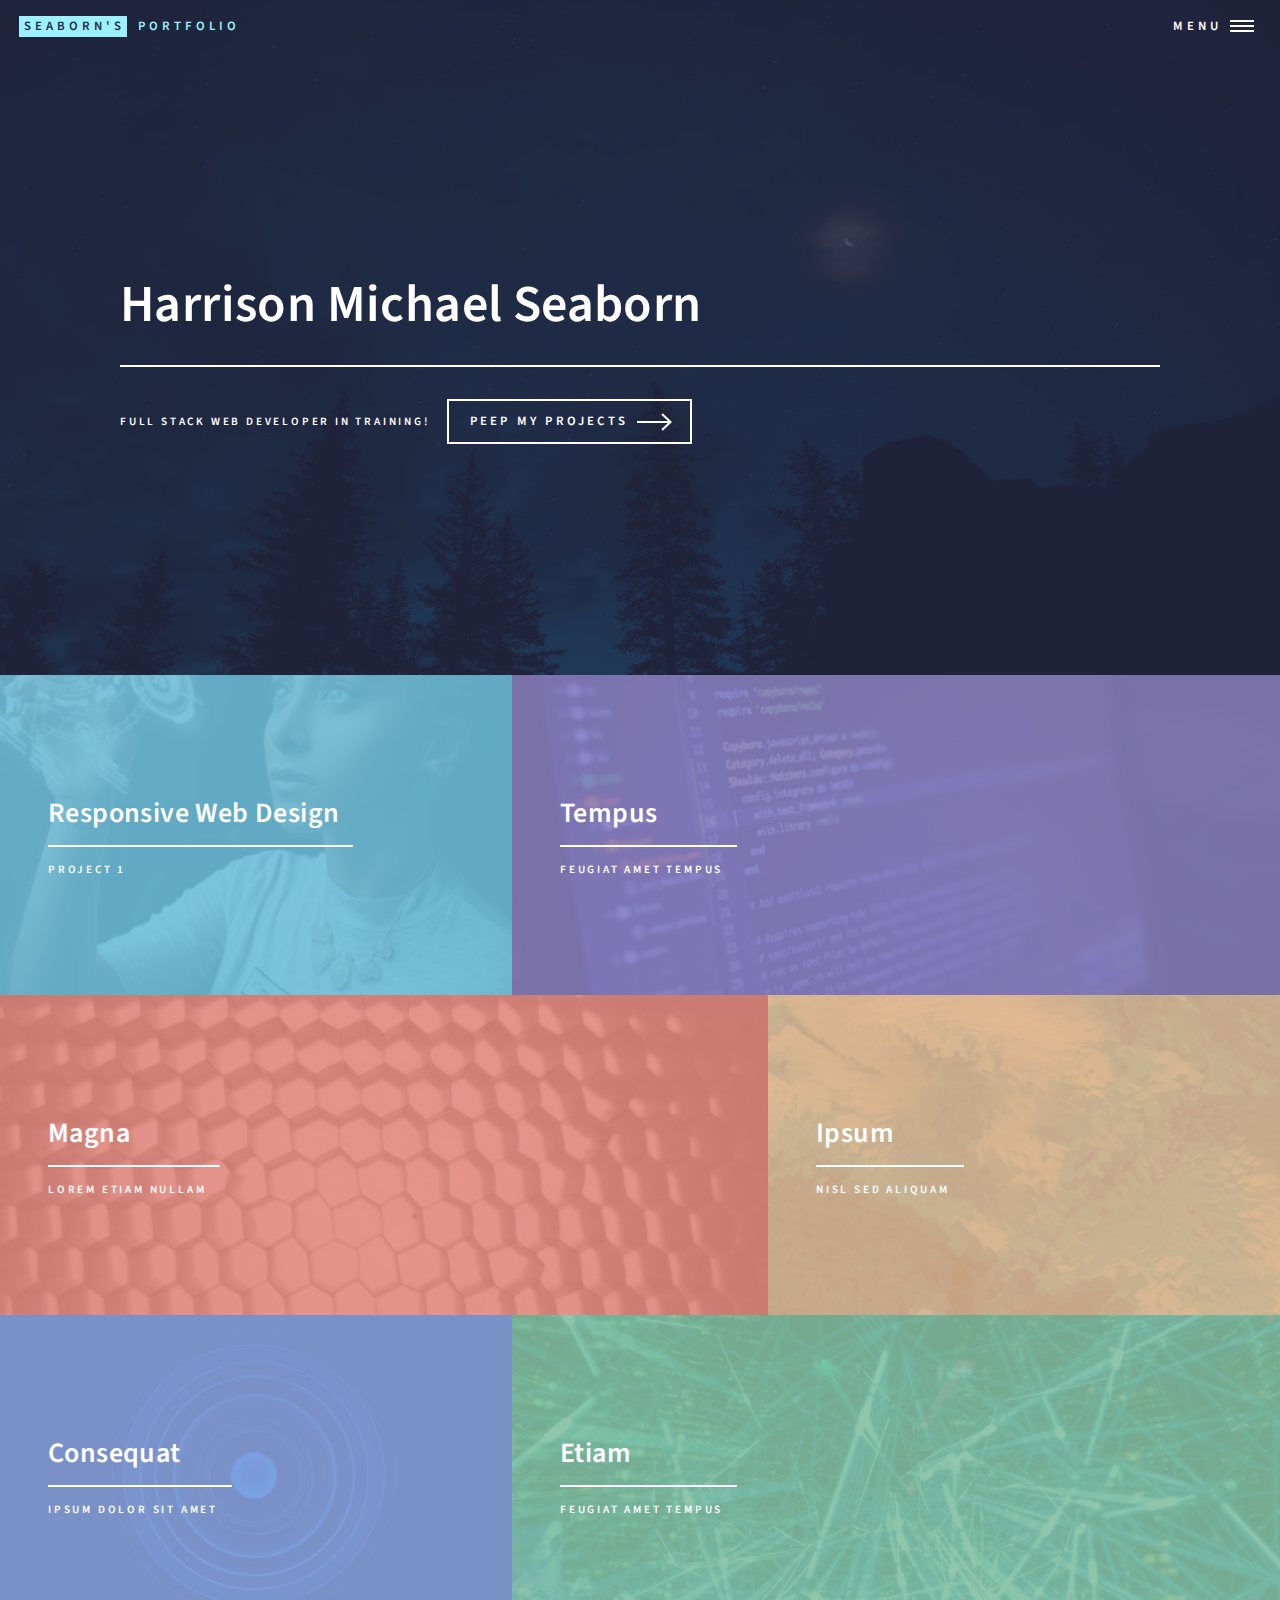
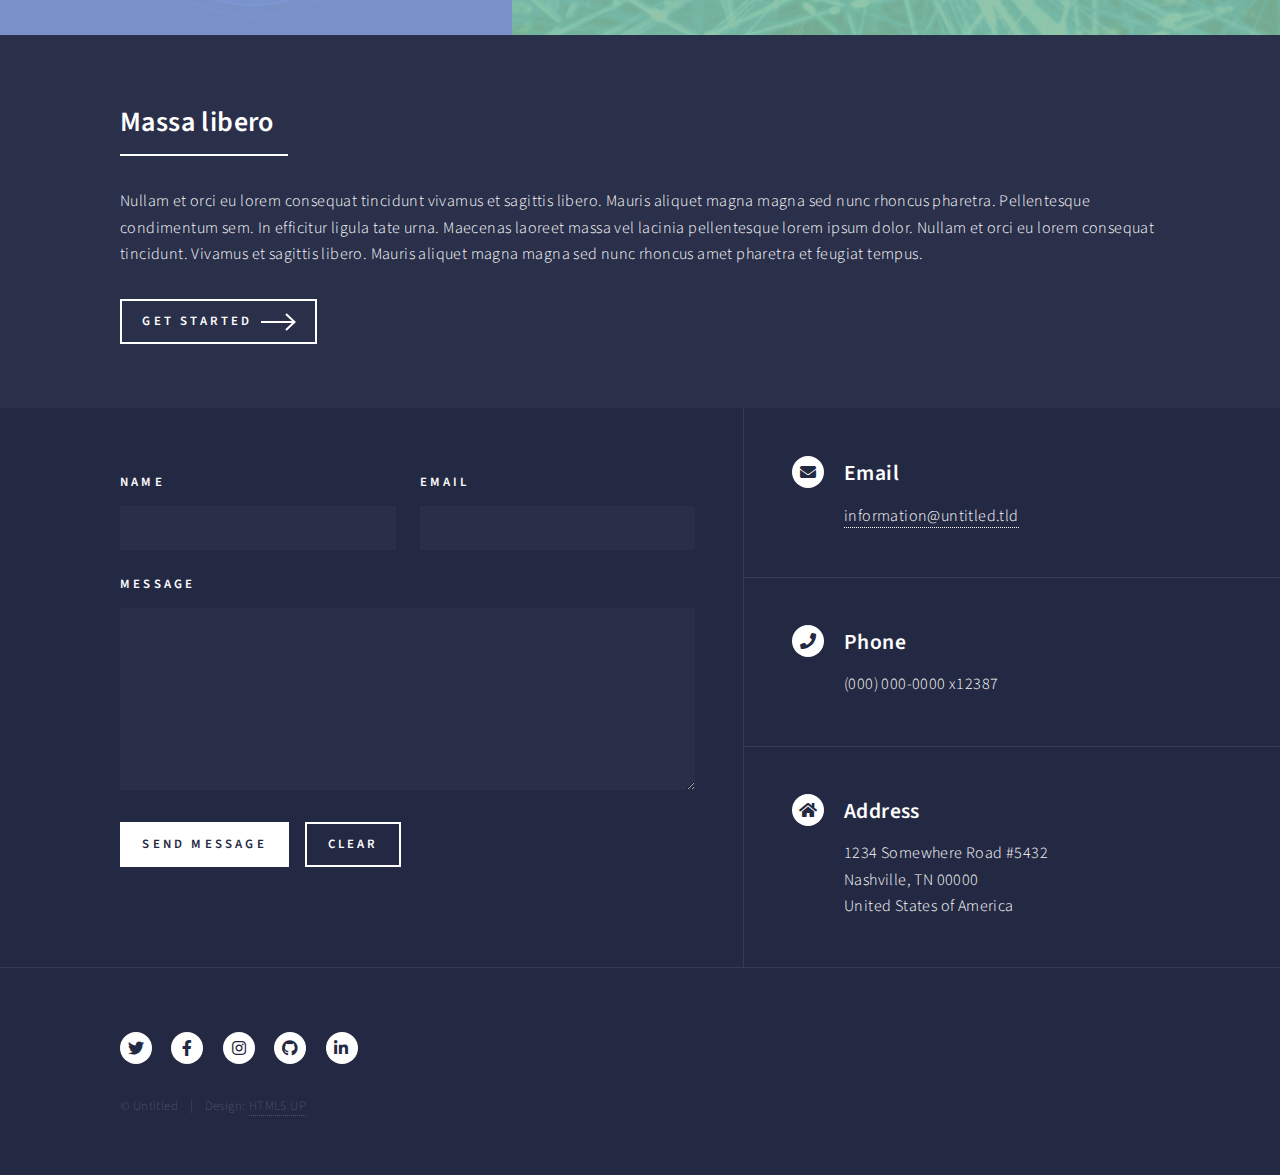
<file: index.html>
<!DOCTYPE HTML>
<!--
	Forty by HTML5 UP
	html5up.net | @ajlkn
	Free for personal and commercial use under the CCA 3.0 license (html5up.net/license)
-->
<html>
	<head>
		<title>Forty by HTML5 UP</title>
		<meta charset="utf-8" />
		<meta name="viewport" content="width=device-width, initial-scale=1, user-scalable=no" />
		<link rel="stylesheet" href="assets/css/main.css" />
		<noscript><link rel="stylesheet" href="assets/css/noscript.css" /></noscript>
	</head>
	<body class="is-preload">

		<!-- Wrapper -->
			<div id="wrapper">

				<!-- Header -->
					<header id="header" class="alt">
						<a href="index.html" class="logo"><strong>Seaborn's</strong> <span>PORTFOLIO</span></a>
						<nav>
							<a href="#menu">Menu</a>
						</nav>
					</header>

				<!-- Menu -->
					<nav id="menu">
						<ul class="links">
							<li><a href="index.html">Home</a></li>
							<li><a href="landing.html">Projects</a></li>
							<li><a href="generic.html">Generic</a></li>
							<li><a href="elements.html">Elements</a></li>
						</ul>
						<ul class="actions stacked">
							<li><a href="#" class="button primary fit">Get Started</a></li>
							<li><a href="#" class="button fit">Log In</a></li>
						</ul>
					</nav>

				<!-- Banner -->
					<section id="banner" class="major">
						<div class="inner">
							<header class="major">
								<h1> Harrison Michael Seaborn</h1>
							</header>
							<div class="content">
								<p>Full Stack Web Developer in training!</p>
								<ul class="actions">
									<li><a href="#one" class="button next scrolly">Peep My Projects</a></li>
								</ul>
							</div>
						</div>
					</section>

				<!-- Main -->
					<div id="main">

						<!-- One -->
							<section id="one" class="tiles">
								<article>
									<span class="image">
										<img src="images/pic01.jpg" alt="" />
									</span>
									<header class="major">
										<h3><a href="landing.html" class="link">Responsive Web Design</a></h3>
										<p>project 1</p>
									</header>
								</article>
								<article>
									<span class="image">
										<img src="images/pic02.jpg" alt="" />
									</span>
									<header class="major">
										<h3><a href="landing.html" class="link">Tempus</a></h3>
										<p>feugiat amet tempus</p>
									</header>
								</article>
								<article>
									<span class="image">
										<img src="images/pic03.jpg" alt="" />
									</span>
									<header class="major">
										<h3><a href="landing.html" class="link">Magna</a></h3>
										<p>Lorem etiam nullam</p>
									</header>
								</article>
								<article>
									<span class="image">
										<img src="images/pic04.jpg" alt="" />
									</span>
									<header class="major">
										<h3><a href="landing.html" class="link">Ipsum</a></h3>
										<p>Nisl sed aliquam</p>
									</header>
								</article>
								<article>
									<span class="image">
										<img src="images/pic05.jpg" alt="" />
									</span>
									<header class="major">
										<h3><a href="landing.html" class="link">Consequat</a></h3>
										<p>Ipsum dolor sit amet</p>
									</header>
								</article>
								<article>
									<span class="image">
										<img src="images/pic06.jpg" alt="" />
									</span>
									<header class="major">
										<h3><a href="landing.html" class="link">Etiam</a></h3>
										<p>Feugiat amet tempus</p>
									</header>
								</article>
							</section>

						<!-- Two -->
							<section id="two">
								<div class="inner">
									<header class="major">
										<h2>Massa libero</h2>
									</header>
									<p>Nullam et orci eu lorem consequat tincidunt vivamus et sagittis libero. Mauris aliquet magna magna sed nunc rhoncus pharetra. Pellentesque condimentum sem. In efficitur ligula tate urna. Maecenas laoreet massa vel lacinia pellentesque lorem ipsum dolor. Nullam et orci eu lorem consequat tincidunt. Vivamus et sagittis libero. Mauris aliquet magna magna sed nunc rhoncus amet pharetra et feugiat tempus.</p>
									<ul class="actions">
										<li><a href="landing.html" class="button next">Get Started</a></li>
									</ul>
								</div>
							</section>

					</div>

				<!-- Contact -->
					<section id="contact">
						<div class="inner">
							<section>
								<form method="post" action="#">
									<div class="fields">
										<div class="field half">
											<label for="name">Name</label>
											<input type="text" name="name" id="name" />
										</div>
										<div class="field half">
											<label for="email">Email</label>
											<input type="text" name="email" id="email" />
										</div>
										<div class="field">
											<label for="message">Message</label>
											<textarea name="message" id="message" rows="6"></textarea>
										</div>
									</div>
									<ul class="actions">
										<li><input type="submit" value="Send Message" class="primary" /></li>
										<li><input type="reset" value="Clear" /></li>
									</ul>
								</form>
							</section>
							<section class="split">
								<section>
									<div class="contact-method">
										<span class="icon solid alt fa-envelope"></span>
										<h3>Email</h3>
										<a href="#">information@untitled.tld</a>
									</div>
								</section>
								<section>
									<div class="contact-method">
										<span class="icon solid alt fa-phone"></span>
										<h3>Phone</h3>
										<span>(000) 000-0000 x12387</span>
									</div>
								</section>
								<section>
									<div class="contact-method">
										<span class="icon solid alt fa-home"></span>
										<h3>Address</h3>
										<span>1234 Somewhere Road #5432<br />
										Nashville, TN 00000<br />
										United States of America</span>
									</div>
								</section>
							</section>
						</div>
					</section>

				<!-- Footer -->
					<footer id="footer">
						<div class="inner">
							<ul class="icons">
								<li><a href="#" class="icon brands alt fa-twitter"><span class="label">Twitter</span></a></li>
								<li><a href="#" class="icon brands alt fa-facebook-f"><span class="label">Facebook</span></a></li>
								<li><a href="#" class="icon brands alt fa-instagram"><span class="label">Instagram</span></a></li>
								<li><a href="#" class="icon brands alt fa-github"><span class="label">GitHub</span></a></li>
								<li><a href="#" class="icon brands alt fa-linkedin-in"><span class="label">LinkedIn</span></a></li>
							</ul>
							<ul class="copyright">
								<li>&copy; Untitled</li><li>Design: <a href="https://html5up.net">HTML5 UP</a></li>
							</ul>
						</div>
					</footer>

			</div>

		<!-- Scripts -->
			<script src="assets/js/jquery.min.js"></script>
			<script src="assets/js/jquery.scrolly.min.js"></script>
			<script src="assets/js/jquery.scrollex.min.js"></script>
			<script src="assets/js/browser.min.js"></script>
			<script src="assets/js/breakpoints.min.js"></script>
			<script src="assets/js/util.js"></script>
			<script src="assets/js/main.js"></script>

	</body>
</html>
</file>
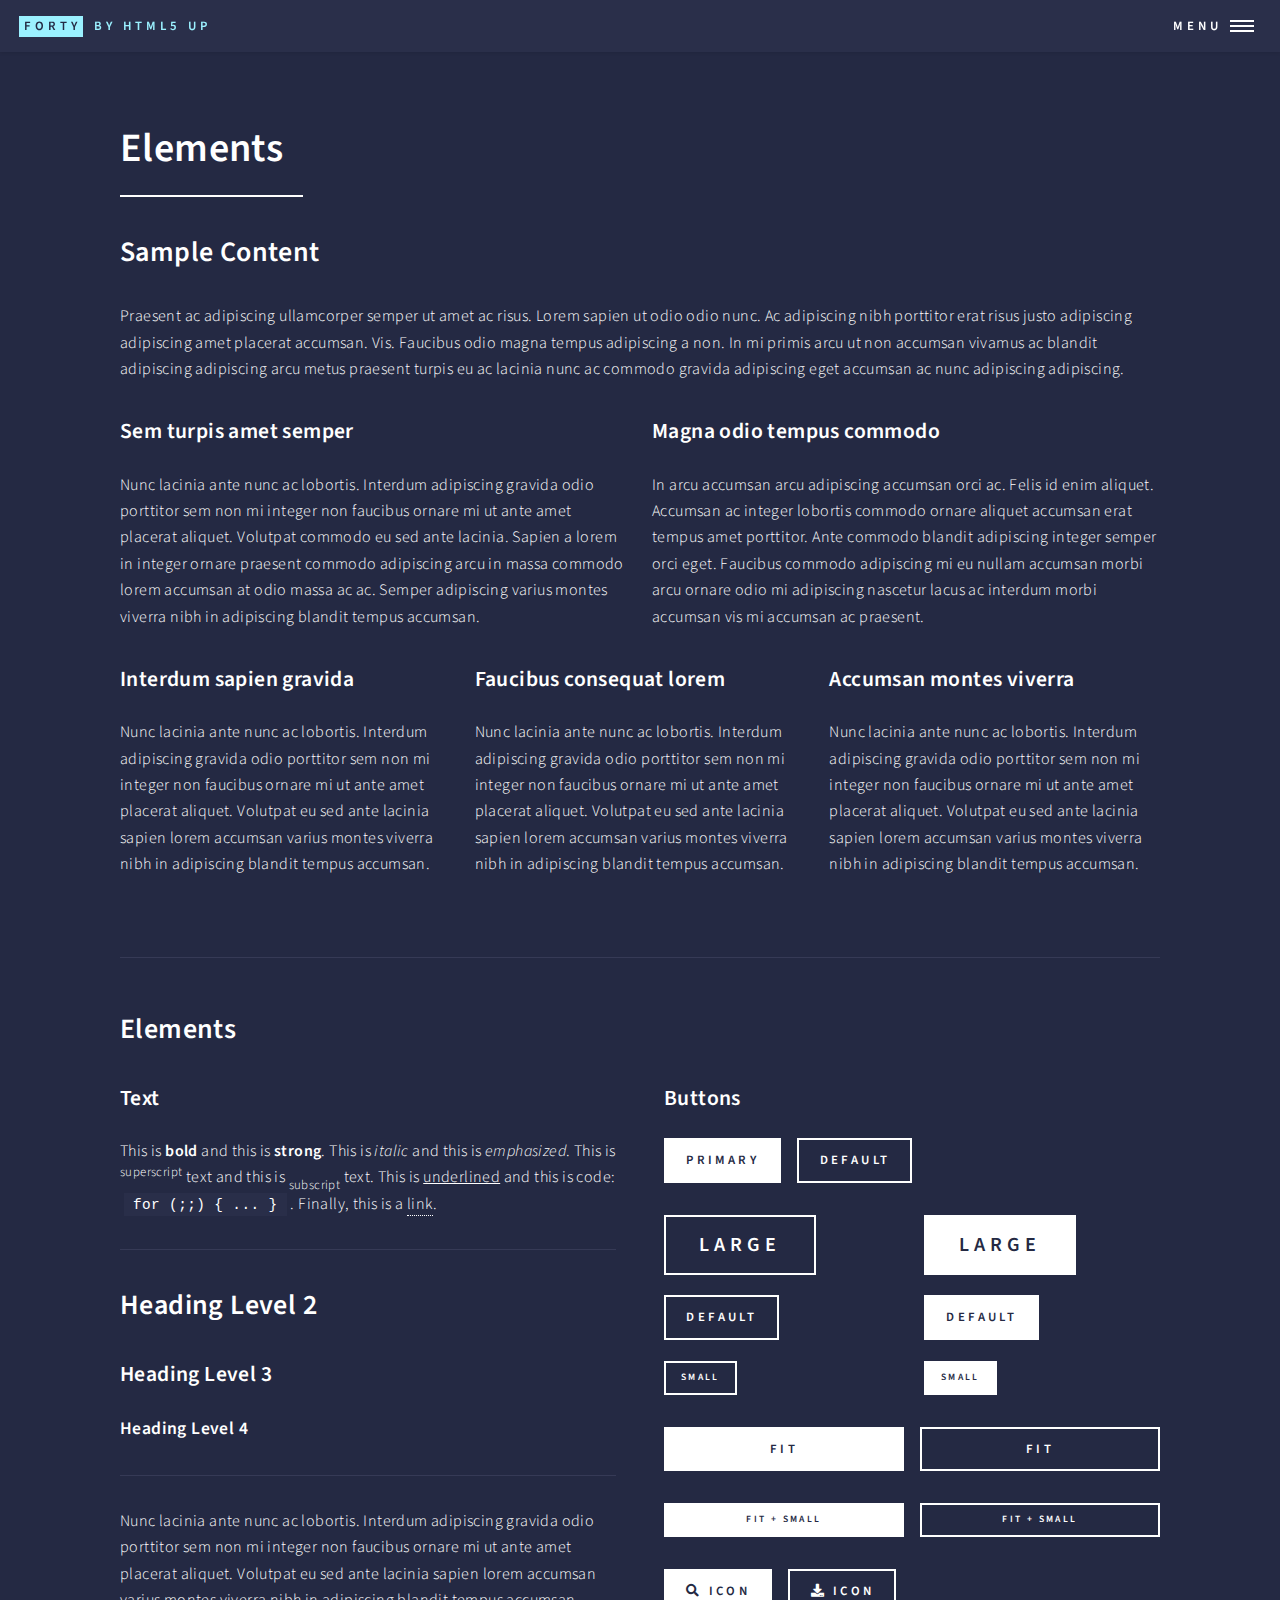
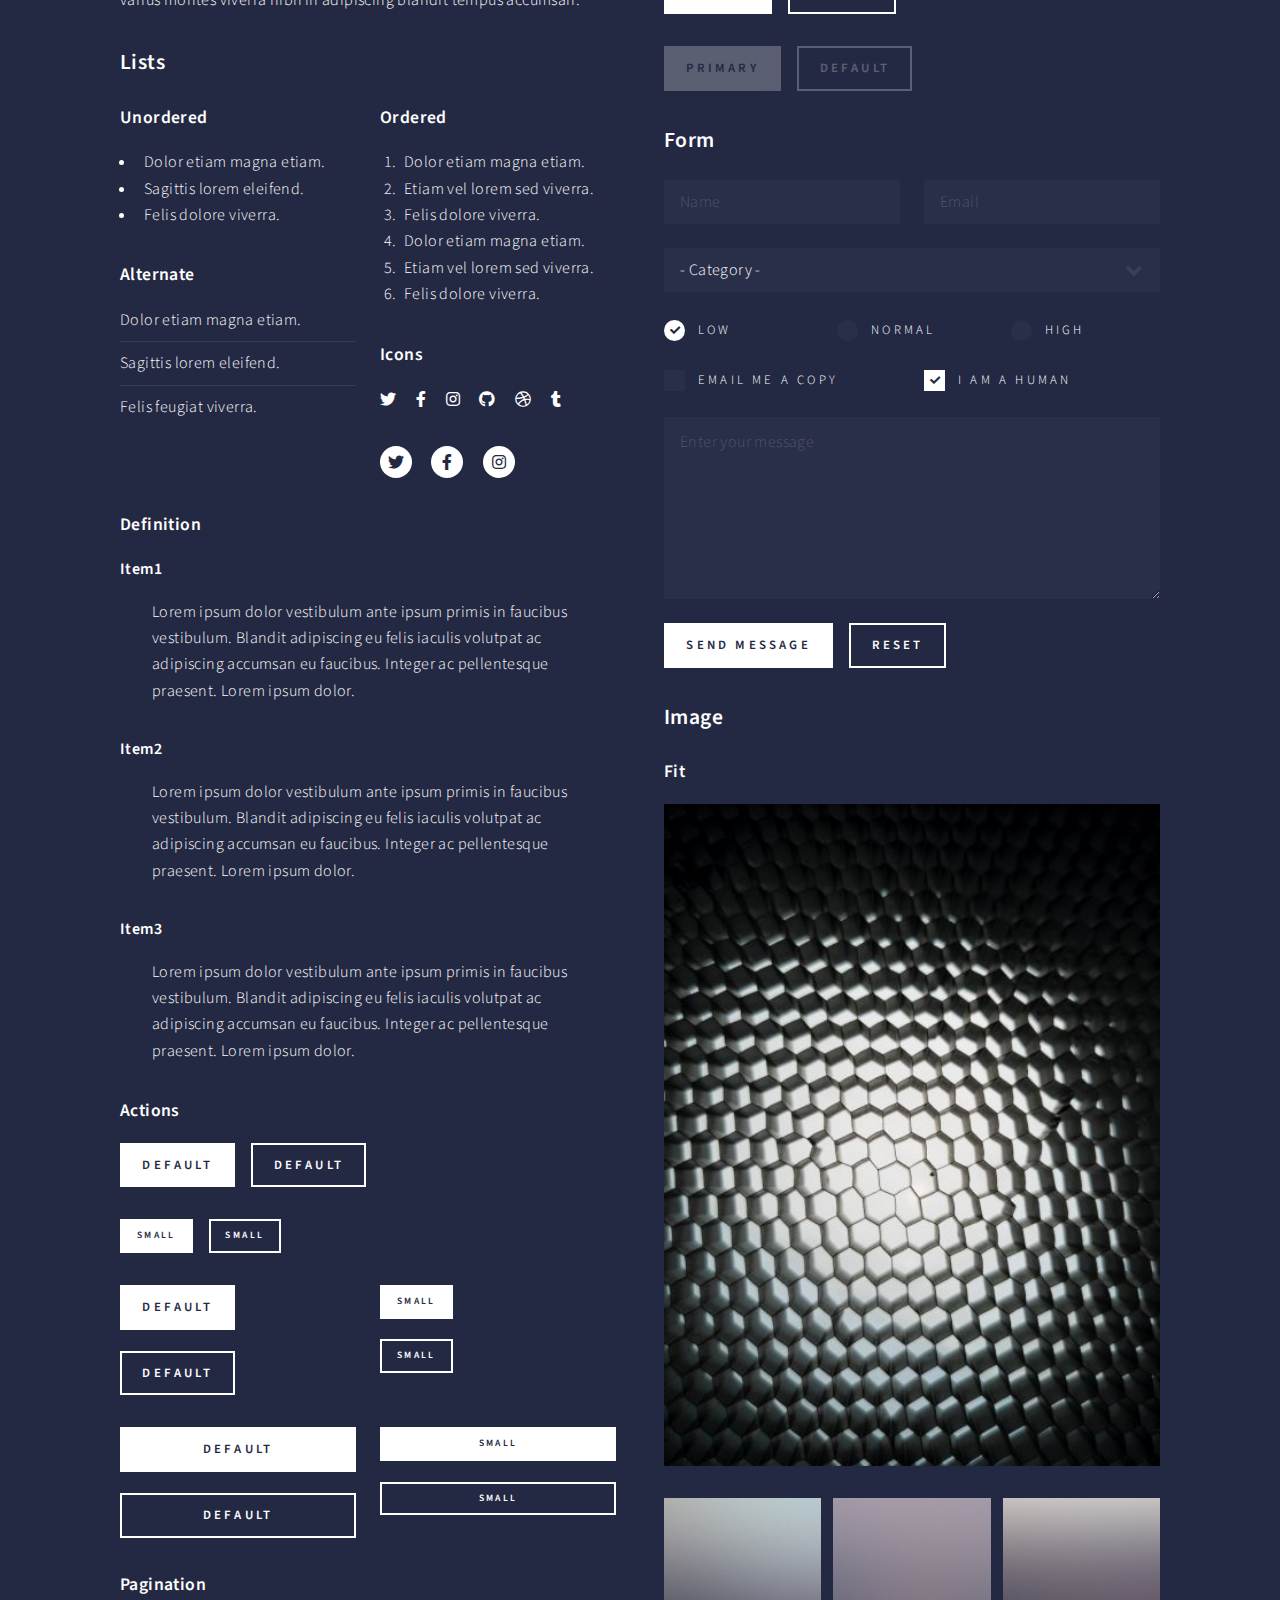
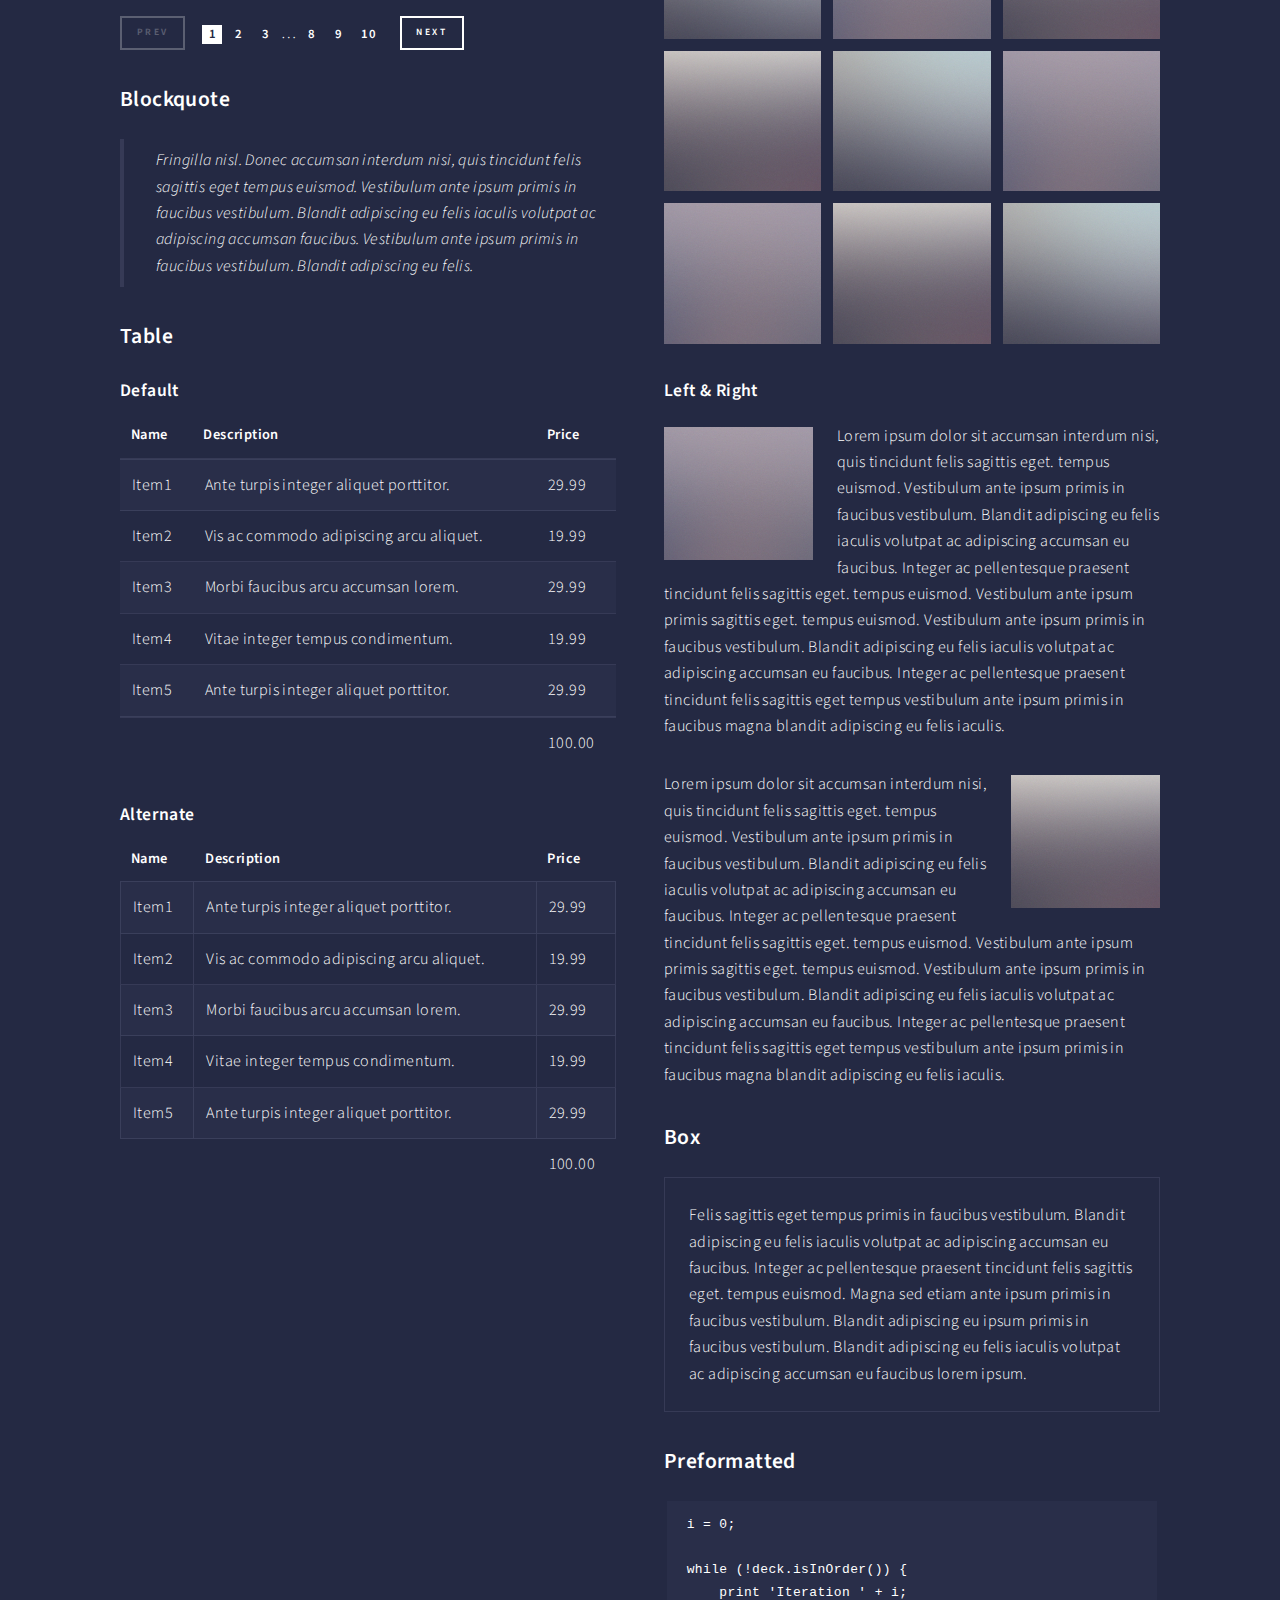
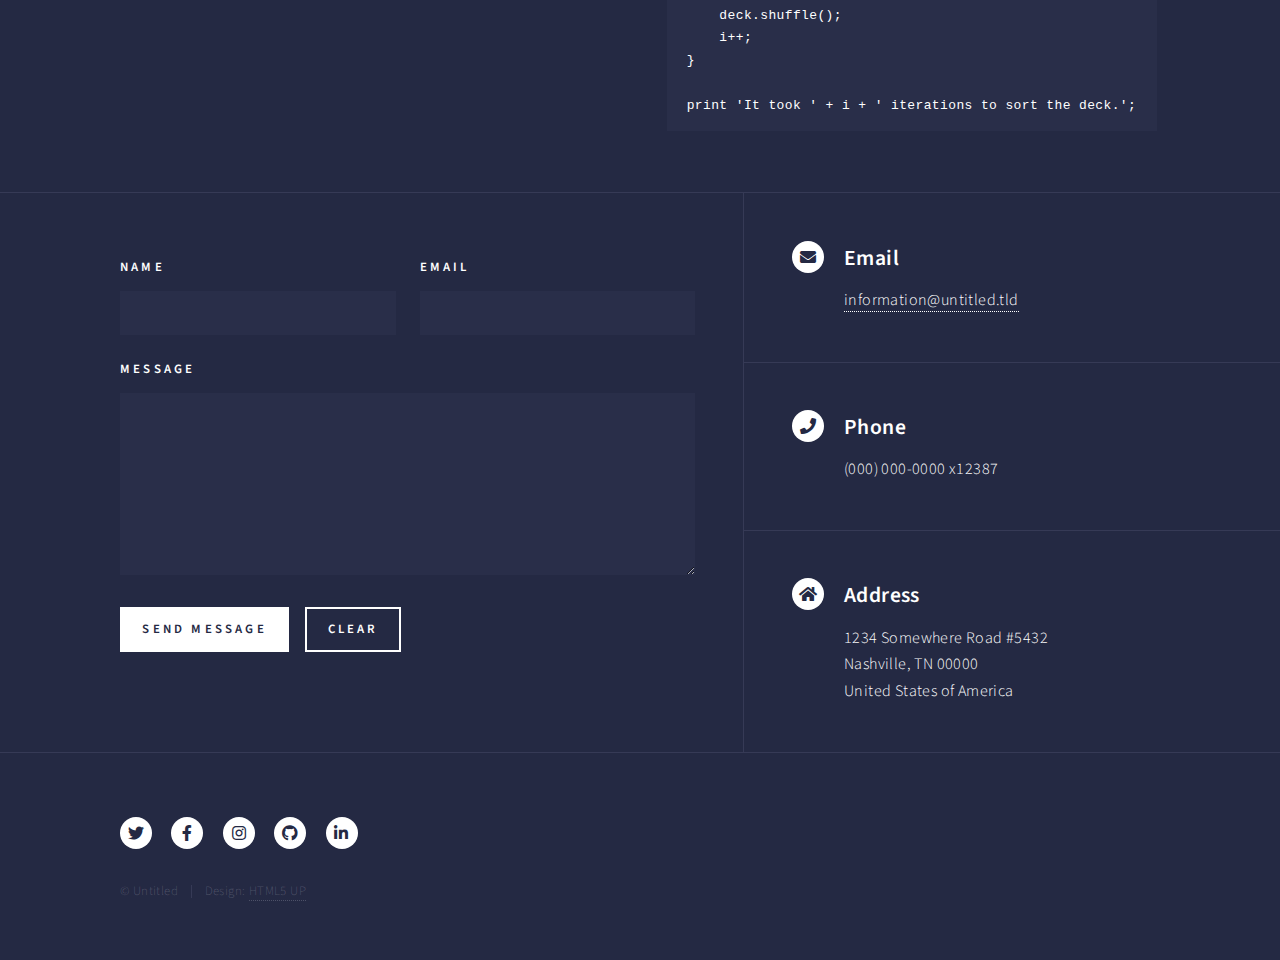
<file: elements.html>
<!DOCTYPE HTML>
<!--
	Forty by HTML5 UP
	html5up.net | @ajlkn
	Free for personal and commercial use under the CCA 3.0 license (html5up.net/license)
-->
<html>
	<head>
		<title>Elements - Forty by HTML5 UP</title>
		<meta charset="utf-8" />
		<meta name="viewport" content="width=device-width, initial-scale=1, user-scalable=no" />
		<link rel="stylesheet" href="assets/css/main.css" />
		<noscript><link rel="stylesheet" href="assets/css/noscript.css" /></noscript>
	</head>
	<body class="is-preload">

		<!-- Wrapper -->
			<div id="wrapper">

				<!-- Header -->
					<header id="header">
						<a href="index.html" class="logo"><strong>Forty</strong> <span>by HTML5 UP</span></a>
						<nav>
							<a href="#menu">Menu</a>
						</nav>
					</header>

				<!-- Menu -->
					<nav id="menu">
						<ul class="links">
							<li><a href="index.html">Home</a></li>
							<li><a href="landing.html">Landing</a></li>
							<li><a href="generic.html">Generic</a></li>
							<li><a href="elements.html">Elements</a></li>
						</ul>
						<ul class="actions stacked">
							<li><a href="#" class="button primary fit">Get Started</a></li>
							<li><a href="#" class="button fit">Log In</a></li>
						</ul>
					</nav>

				<!-- Main -->
					<div id="main" class="alt">

						<!-- One -->
							<section id="one">
								<div class="inner">
									<header class="major">
										<h1>Elements</h1>
									</header>

									<!-- Content -->
										<h2 id="content">Sample Content</h2>
										<p>Praesent ac adipiscing ullamcorper semper ut amet ac risus. Lorem sapien ut odio odio nunc. Ac adipiscing nibh porttitor erat risus justo adipiscing adipiscing amet placerat accumsan. Vis. Faucibus odio magna tempus adipiscing a non. In mi primis arcu ut non accumsan vivamus ac blandit adipiscing adipiscing arcu metus praesent turpis eu ac lacinia nunc ac commodo gravida adipiscing eget accumsan ac nunc adipiscing adipiscing.</p>
										<div class="row">
											<div class="col-6 col-12-small">
												<h3>Sem turpis amet semper</h3>
												<p>Nunc lacinia ante nunc ac lobortis. Interdum adipiscing gravida odio porttitor sem non mi integer non faucibus ornare mi ut ante amet placerat aliquet. Volutpat commodo eu sed ante lacinia. Sapien a lorem in integer ornare praesent commodo adipiscing arcu in massa commodo lorem accumsan at odio massa ac ac. Semper adipiscing varius montes viverra nibh in adipiscing blandit tempus accumsan.</p>
											</div>
											<div class="col-6 col-12-small">
												<h3>Magna odio tempus commodo</h3>
												<p>In arcu accumsan arcu adipiscing accumsan orci ac. Felis id enim aliquet. Accumsan ac integer lobortis commodo ornare aliquet accumsan erat tempus amet porttitor. Ante commodo blandit adipiscing integer semper orci eget. Faucibus commodo adipiscing mi eu nullam accumsan morbi arcu ornare odio mi adipiscing nascetur lacus ac interdum morbi accumsan vis mi accumsan ac praesent.</p>
											</div>
											<!-- Break -->
											<div class="col-4 col-12-medium">
												<h3>Interdum sapien gravida</h3>
												<p>Nunc lacinia ante nunc ac lobortis. Interdum adipiscing gravida odio porttitor sem non mi integer non faucibus ornare mi ut ante amet placerat aliquet. Volutpat eu sed ante lacinia sapien lorem accumsan varius montes viverra nibh in adipiscing blandit tempus accumsan.</p>
											</div>
											<div class="col-4 col-12-medium">
												<h3>Faucibus consequat lorem</h3>
												<p>Nunc lacinia ante nunc ac lobortis. Interdum adipiscing gravida odio porttitor sem non mi integer non faucibus ornare mi ut ante amet placerat aliquet. Volutpat eu sed ante lacinia sapien lorem accumsan varius montes viverra nibh in adipiscing blandit tempus accumsan.</p>
											</div>
											<div class="col-4 col-12-medium">
												<h3>Accumsan montes viverra</h3>
												<p>Nunc lacinia ante nunc ac lobortis. Interdum adipiscing gravida odio porttitor sem non mi integer non faucibus ornare mi ut ante amet placerat aliquet. Volutpat eu sed ante lacinia sapien lorem accumsan varius montes viverra nibh in adipiscing blandit tempus accumsan.</p>
											</div>
										</div>

									<hr class="major" />

									<!-- Elements -->
										<h2 id="elements">Elements</h2>
										<div class="row gtr-200">
											<div class="col-6 col-12-medium">

												<!-- Text stuff -->
													<h3>Text</h3>
													<p>This is <b>bold</b> and this is <strong>strong</strong>. This is <i>italic</i> and this is <em>emphasized</em>.
													This is <sup>superscript</sup> text and this is <sub>subscript</sub> text.
													This is <u>underlined</u> and this is code: <code>for (;;) { ... }</code>.
													Finally, this is a <a href="#">link</a>.</p>
													<hr />
													<h2>Heading Level 2</h2>
													<h3>Heading Level 3</h3>
													<h4>Heading Level 4</h4>
													<hr />
													<p>Nunc lacinia ante nunc ac lobortis. Interdum adipiscing gravida odio porttitor sem non mi integer non faucibus ornare mi ut ante amet placerat aliquet. Volutpat eu sed ante lacinia sapien lorem accumsan varius montes viverra nibh in adipiscing blandit tempus accumsan.</p>

												<!-- Lists -->
													<h3>Lists</h3>
													<div class="row">
														<div class="col-6 col-12-small">

															<h4>Unordered</h4>
															<ul>
																<li>Dolor etiam magna etiam.</li>
																<li>Sagittis lorem eleifend.</li>
																<li>Felis dolore viverra.</li>
															</ul>

															<h4>Alternate</h4>
															<ul class="alt">
																<li>Dolor etiam magna etiam.</li>
																<li>Sagittis lorem eleifend.</li>
																<li>Felis feugiat viverra.</li>
															</ul>

														</div>
														<div class="col-6 col-12-small">

															<h4>Ordered</h4>
															<ol>
																<li>Dolor etiam magna etiam.</li>
																<li>Etiam vel lorem sed viverra.</li>
																<li>Felis dolore viverra.</li>
																<li>Dolor etiam magna etiam.</li>
																<li>Etiam vel lorem sed viverra.</li>
																<li>Felis dolore viverra.</li>
															</ol>

															<h4>Icons</h4>
															<ul class="icons">
																<li><a href="#" class="icon brands fa-twitter"><span class="label">Twitter</span></a></li>
																<li><a href="#" class="icon brands fa-facebook-f"><span class="label">Facebook</span></a></li>
																<li><a href="#" class="icon brands fa-instagram"><span class="label">Instagram</span></a></li>
																<li><a href="#" class="icon brands fa-github"><span class="label">Github</span></a></li>
																<li><a href="#" class="icon brands fa-dribbble"><span class="label">Dribbble</span></a></li>
																<li><a href="#" class="icon brands fa-tumblr"><span class="label">Tumblr</span></a></li>
															</ul>
															<ul class="icons">
																<li><a href="#" class="icon brands alt fa-twitter"><span class="label">Twitter</span></a></li>
																<li><a href="#" class="icon brands alt fa-facebook-f"><span class="label">Facebook</span></a></li>
																<li><a href="#" class="icon brands alt fa-instagram"><span class="label">Instagram</span></a></li>
															</ul>

														</div>
													</div>
													<h4>Definition</h4>
													<dl>
														<dt>Item1</dt>
														<dd>
															<p>Lorem ipsum dolor vestibulum ante ipsum primis in faucibus vestibulum. Blandit adipiscing eu felis iaculis volutpat ac adipiscing accumsan eu faucibus. Integer ac pellentesque praesent. Lorem ipsum dolor.</p>
														</dd>
														<dt>Item2</dt>
														<dd>
															<p>Lorem ipsum dolor vestibulum ante ipsum primis in faucibus vestibulum. Blandit adipiscing eu felis iaculis volutpat ac adipiscing accumsan eu faucibus. Integer ac pellentesque praesent. Lorem ipsum dolor.</p>
														</dd>
														<dt>Item3</dt>
														<dd>
															<p>Lorem ipsum dolor vestibulum ante ipsum primis in faucibus vestibulum. Blandit adipiscing eu felis iaculis volutpat ac adipiscing accumsan eu faucibus. Integer ac pellentesque praesent. Lorem ipsum dolor.</p>
														</dd>
													</dl>

													<h4>Actions</h4>
													<ul class="actions">
														<li><a href="#" class="button primary">Default</a></li>
														<li><a href="#" class="button">Default</a></li>
													</ul>
													<ul class="actions small">
														<li><a href="#" class="button primary small">Small</a></li>
														<li><a href="#" class="button small">Small</a></li>
													</ul>
													<div class="row">
														<div class="col-6 col-12-small">
															<ul class="actions stacked">
																<li><a href="#" class="button primary">Default</a></li>
																<li><a href="#" class="button">Default</a></li>
															</ul>
														</div>
														<div class="col-6 col-12-small">
															<ul class="actions stacked">
																<li><a href="#" class="button primary small">Small</a></li>
																<li><a href="#" class="button small">Small</a></li>
															</ul>
														</div>
														<div class="col-6 col-12-small">
															<ul class="actions stacked">
																<li><a href="#" class="button primary fit">Default</a></li>
																<li><a href="#" class="button fit">Default</a></li>
															</ul>
														</div>
														<div class="col-6 col-12-small">
															<ul class="actions stacked">
																<li><a href="#" class="button primary small fit">Small</a></li>
																<li><a href="#" class="button small fit">Small</a></li>
															</ul>
														</div>
													</div>

													<h4>Pagination</h4>
													<ul class="pagination">
														<li><span class="button small disabled">Prev</span></li>
														<li><a href="#" class="page active">1</a></li>
														<li><a href="#" class="page">2</a></li>
														<li><a href="#" class="page">3</a></li>
														<li><span>&hellip;</span></li>
														<li><a href="#" class="page">8</a></li>
														<li><a href="#" class="page">9</a></li>
														<li><a href="#" class="page">10</a></li>
														<li><a href="#" class="button small">Next</a></li>
													</ul>

												<!-- Blockquote -->
													<h3>Blockquote</h3>
													<blockquote>Fringilla nisl. Donec accumsan interdum nisi, quis tincidunt felis sagittis eget tempus euismod. Vestibulum ante ipsum primis in faucibus vestibulum. Blandit adipiscing eu felis iaculis volutpat ac adipiscing accumsan faucibus. Vestibulum ante ipsum primis in faucibus vestibulum. Blandit adipiscing eu felis.</blockquote>

												<!-- Table -->
													<h3>Table</h3>

													<h4>Default</h4>
													<div class="table-wrapper">
														<table>
															<thead>
																<tr>
																	<th>Name</th>
																	<th>Description</th>
																	<th>Price</th>
																</tr>
															</thead>
															<tbody>
																<tr>
																	<td>Item1</td>
																	<td>Ante turpis integer aliquet porttitor.</td>
																	<td>29.99</td>
																</tr>
																<tr>
																	<td>Item2</td>
																	<td>Vis ac commodo adipiscing arcu aliquet.</td>
																	<td>19.99</td>
																</tr>
																<tr>
																	<td>Item3</td>
																	<td> Morbi faucibus arcu accumsan lorem.</td>
																	<td>29.99</td>
																</tr>
																<tr>
																	<td>Item4</td>
																	<td>Vitae integer tempus condimentum.</td>
																	<td>19.99</td>
																</tr>
																<tr>
																	<td>Item5</td>
																	<td>Ante turpis integer aliquet porttitor.</td>
																	<td>29.99</td>
																</tr>
															</tbody>
															<tfoot>
																<tr>
																	<td colspan="2"></td>
																	<td>100.00</td>
																</tr>
															</tfoot>
														</table>
													</div>

													<h4>Alternate</h4>
													<div class="table-wrapper">
														<table class="alt">
															<thead>
																<tr>
																	<th>Name</th>
																	<th>Description</th>
																	<th>Price</th>
																</tr>
															</thead>
															<tbody>
																<tr>
																	<td>Item1</td>
																	<td>Ante turpis integer aliquet porttitor.</td>
																	<td>29.99</td>
																</tr>
																<tr>
																	<td>Item2</td>
																	<td>Vis ac commodo adipiscing arcu aliquet.</td>
																	<td>19.99</td>
																</tr>
																<tr>
																	<td>Item3</td>
																	<td> Morbi faucibus arcu accumsan lorem.</td>
																	<td>29.99</td>
																</tr>
																<tr>
																	<td>Item4</td>
																	<td>Vitae integer tempus condimentum.</td>
																	<td>19.99</td>
																</tr>
																<tr>
																	<td>Item5</td>
																	<td>Ante turpis integer aliquet porttitor.</td>
																	<td>29.99</td>
																</tr>
															</tbody>
															<tfoot>
																<tr>
																	<td colspan="2"></td>
																	<td>100.00</td>
																</tr>
															</tfoot>
														</table>
													</div>

											</div>
											<div class="col-6 col-12-medium">

												<!-- Buttons -->
													<h3>Buttons</h3>
													<ul class="actions">
														<li><a href="#" class="button primary">Primary</a></li>
														<li><a href="#" class="button">Default</a></li>
													</ul>
													<div class="row">
														<div class="col-6 col-12-xsmall">
															<ul class="actions stacked">
																<li><a href="#" class="button large">Large</a></li>
																<li><a href="#" class="button">Default</a></li>
																<li><a href="#" class="button small">Small</a></li>
															</ul>
														</div>
														<div class="col-6 col-12-xsmall">
															<ul class="actions stacked">
																<li><a href="#" class="button primary large">Large</a></li>
																<li><a href="#" class="button primary">Default</a></li>
																<li><a href="#" class="button primary small">Small</a></li>
															</ul>
														</div>
													</div>
													<ul class="actions fit">
														<li><a href="#" class="button primary fit">Fit</a></li>
														<li><a href="#" class="button fit">Fit</a></li>
													</ul>
													<ul class="actions fit small">
														<li><a href="#" class="button primary fit small">Fit + Small</a></li>
														<li><a href="#" class="button fit small">Fit + Small</a></li>
													</ul>
													<ul class="actions">
														<li><a href="#" class="button primary icon solid fa-search">Icon</a></li>
														<li><a href="#" class="button icon solid fa-download">Icon</a></li>
													</ul>
													<ul class="actions">
														<li><span class="button primary disabled">Primary</span></li>
														<li><span class="button disabled">Default</span></li>
													</ul>

												<!-- Form -->
													<h3>Form</h3>

													<form method="post" action="#">
														<div class="row gtr-uniform">
															<div class="col-6 col-12-xsmall">
																<input type="text" name="demo-name" id="demo-name" value="" placeholder="Name" />
															</div>
															<div class="col-6 col-12-xsmall">
																<input type="email" name="demo-email" id="demo-email" value="" placeholder="Email" />
															</div>
															<!-- Break -->
															<div class="col-12">
																<select name="demo-category" id="demo-category">
																	<option value="">- Category -</option>
																	<option value="1">Manufacturing</option>
																	<option value="1">Shipping</option>
																	<option value="1">Administration</option>
																	<option value="1">Human Resources</option>
																</select>
															</div>
															<!-- Break -->
															<div class="col-4 col-12-small">
																<input type="radio" id="demo-priority-low" name="demo-priority" checked>
																<label for="demo-priority-low">Low</label>
															</div>
															<div class="col-4 col-12-small">
																<input type="radio" id="demo-priority-normal" name="demo-priority">
																<label for="demo-priority-normal">Normal</label>
															</div>
															<div class="col-4 col-12-small">
																<input type="radio" id="demo-priority-high" name="demo-priority">
																<label for="demo-priority-high">High</label>
															</div>
															<!-- Break -->
															<div class="col-6 col-12-small">
																<input type="checkbox" id="demo-copy" name="demo-copy">
																<label for="demo-copy">Email me a copy</label>
															</div>
															<div class="col-6 col-12-small">
																<input type="checkbox" id="demo-human" name="demo-human" checked>
																<label for="demo-human">I am a human</label>
															</div>
															<!-- Break -->
															<div class="col-12">
																<textarea name="demo-message" id="demo-message" placeholder="Enter your message" rows="6"></textarea>
															</div>
															<!-- Break -->
															<div class="col-12">
																<ul class="actions">
																	<li><input type="submit" value="Send Message" class="primary" /></li>
																	<li><input type="reset" value="Reset" /></li>
																</ul>
															</div>
														</div>
													</form>

												<!-- Image -->
													<h3>Image</h3>

													<h4>Fit</h4>
													<span class="image fit"><img src="images/pic03.jpg" alt="" /></span>
													<div class="box alt">
														<div class="row gtr-50 gtr-uniform">
															<div class="col-4"><span class="image fit"><img src="images/pic08.jpg" alt="" /></span></div>
															<div class="col-4"><span class="image fit"><img src="images/pic09.jpg" alt="" /></span></div>
															<div class="col-4"><span class="image fit"><img src="images/pic10.jpg" alt="" /></span></div>
															<!-- Break -->
															<div class="col-4"><span class="image fit"><img src="images/pic10.jpg" alt="" /></span></div>
															<div class="col-4"><span class="image fit"><img src="images/pic08.jpg" alt="" /></span></div>
															<div class="col-4"><span class="image fit"><img src="images/pic09.jpg" alt="" /></span></div>
															<!-- Break -->
															<div class="col-4"><span class="image fit"><img src="images/pic09.jpg" alt="" /></span></div>
															<div class="col-4"><span class="image fit"><img src="images/pic10.jpg" alt="" /></span></div>
															<div class="col-4"><span class="image fit"><img src="images/pic08.jpg" alt="" /></span></div>
														</div>
													</div>

													<h4>Left &amp; Right</h4>
													<p><span class="image left"><img src="images/pic09.jpg" alt="" /></span>Lorem ipsum dolor sit accumsan interdum nisi, quis tincidunt felis sagittis eget. tempus euismod. Vestibulum ante ipsum primis in faucibus vestibulum. Blandit adipiscing eu felis iaculis volutpat ac adipiscing accumsan eu faucibus. Integer ac pellentesque praesent tincidunt felis sagittis eget. tempus euismod. Vestibulum ante ipsum primis sagittis eget. tempus euismod. Vestibulum ante ipsum primis in faucibus vestibulum. Blandit adipiscing eu felis iaculis volutpat ac adipiscing accumsan eu faucibus. Integer ac pellentesque praesent tincidunt felis sagittis eget tempus vestibulum ante ipsum primis in faucibus magna blandit adipiscing eu felis iaculis.</p>
													<p><span class="image right"><img src="images/pic10.jpg" alt="" /></span>Lorem ipsum dolor sit accumsan interdum nisi, quis tincidunt felis sagittis eget. tempus euismod. Vestibulum ante ipsum primis in faucibus vestibulum. Blandit adipiscing eu felis iaculis volutpat ac adipiscing accumsan eu faucibus. Integer ac pellentesque praesent tincidunt felis sagittis eget. tempus euismod. Vestibulum ante ipsum primis sagittis eget. tempus euismod. Vestibulum ante ipsum primis in faucibus vestibulum. Blandit adipiscing eu felis iaculis volutpat ac adipiscing accumsan eu faucibus. Integer ac pellentesque praesent tincidunt felis sagittis eget tempus vestibulum ante ipsum primis in faucibus magna blandit adipiscing eu felis iaculis.</p>

												<!-- Box -->
													<h3>Box</h3>
													<div class="box">
														<p>Felis sagittis eget tempus primis in faucibus vestibulum. Blandit adipiscing eu felis iaculis volutpat ac adipiscing accumsan eu faucibus. Integer ac pellentesque praesent tincidunt felis sagittis eget. tempus euismod. Magna sed etiam ante ipsum primis in faucibus vestibulum. Blandit adipiscing eu ipsum primis in faucibus vestibulum. Blandit adipiscing eu felis iaculis volutpat ac adipiscing accumsan eu faucibus lorem ipsum.</p>
													</div>

												<!-- Preformatted Code -->
													<h3>Preformatted</h3>
													<pre><code>i = 0;

while (!deck.isInOrder()) {
    print 'Iteration ' + i;
    deck.shuffle();
    i++;
}

print 'It took ' + i + ' iterations to sort the deck.';
</code></pre>

											</div>
										</div>

								</div>
							</section>

					</div>

				<!-- Contact -->
					<section id="contact">
						<div class="inner">
							<section>
								<form method="post" action="#">
									<div class="fields">
										<div class="field half">
											<label for="name">Name</label>
											<input type="text" name="name" id="name" />
										</div>
										<div class="field half">
											<label for="email">Email</label>
											<input type="text" name="email" id="email" />
										</div>
										<div class="field">
											<label for="message">Message</label>
											<textarea name="message" id="message" rows="6"></textarea>
										</div>
									</div>
									<ul class="actions">
										<li><input type="submit" value="Send Message" class="primary" /></li>
										<li><input type="reset" value="Clear" /></li>
									</ul>
								</form>
							</section>
							<section class="split">
								<section>
									<div class="contact-method">
										<span class="icon solid alt fa-envelope"></span>
										<h3>Email</h3>
										<a href="#">information@untitled.tld</a>
									</div>
								</section>
								<section>
									<div class="contact-method">
										<span class="icon solid alt fa-phone"></span>
										<h3>Phone</h3>
										<span>(000) 000-0000 x12387</span>
									</div>
								</section>
								<section>
									<div class="contact-method">
										<span class="icon solid alt fa-home"></span>
										<h3>Address</h3>
										<span>1234 Somewhere Road #5432<br />
										Nashville, TN 00000<br />
										United States of America</span>
									</div>
								</section>
							</section>
						</div>
					</section>

				<!-- Footer -->
					<footer id="footer">
						<div class="inner">
							<ul class="icons">
								<li><a href="#" class="icon brands alt fa-twitter"><span class="label">Twitter</span></a></li>
								<li><a href="#" class="icon brands alt fa-facebook-f"><span class="label">Facebook</span></a></li>
								<li><a href="#" class="icon brands alt fa-instagram"><span class="label">Instagram</span></a></li>
								<li><a href="#" class="icon brands alt fa-github"><span class="label">GitHub</span></a></li>
								<li><a href="#" class="icon brands alt fa-linkedin-in"><span class="label">LinkedIn</span></a></li>
							</ul>
							<ul class="copyright">
								<li>&copy; Untitled</li><li>Design: <a href="https://html5up.net">HTML5 UP</a></li>
							</ul>
						</div>
					</footer>

			</div>

		<!-- Scripts -->
			<script src="assets/js/jquery.min.js"></script>
			<script src="assets/js/jquery.scrolly.min.js"></script>
			<script src="assets/js/jquery.scrollex.min.js"></script>
			<script src="assets/js/browser.min.js"></script>
			<script src="assets/js/breakpoints.min.js"></script>
			<script src="assets/js/util.js"></script>
			<script src="assets/js/main.js"></script>

	</body>
</html>
</file>
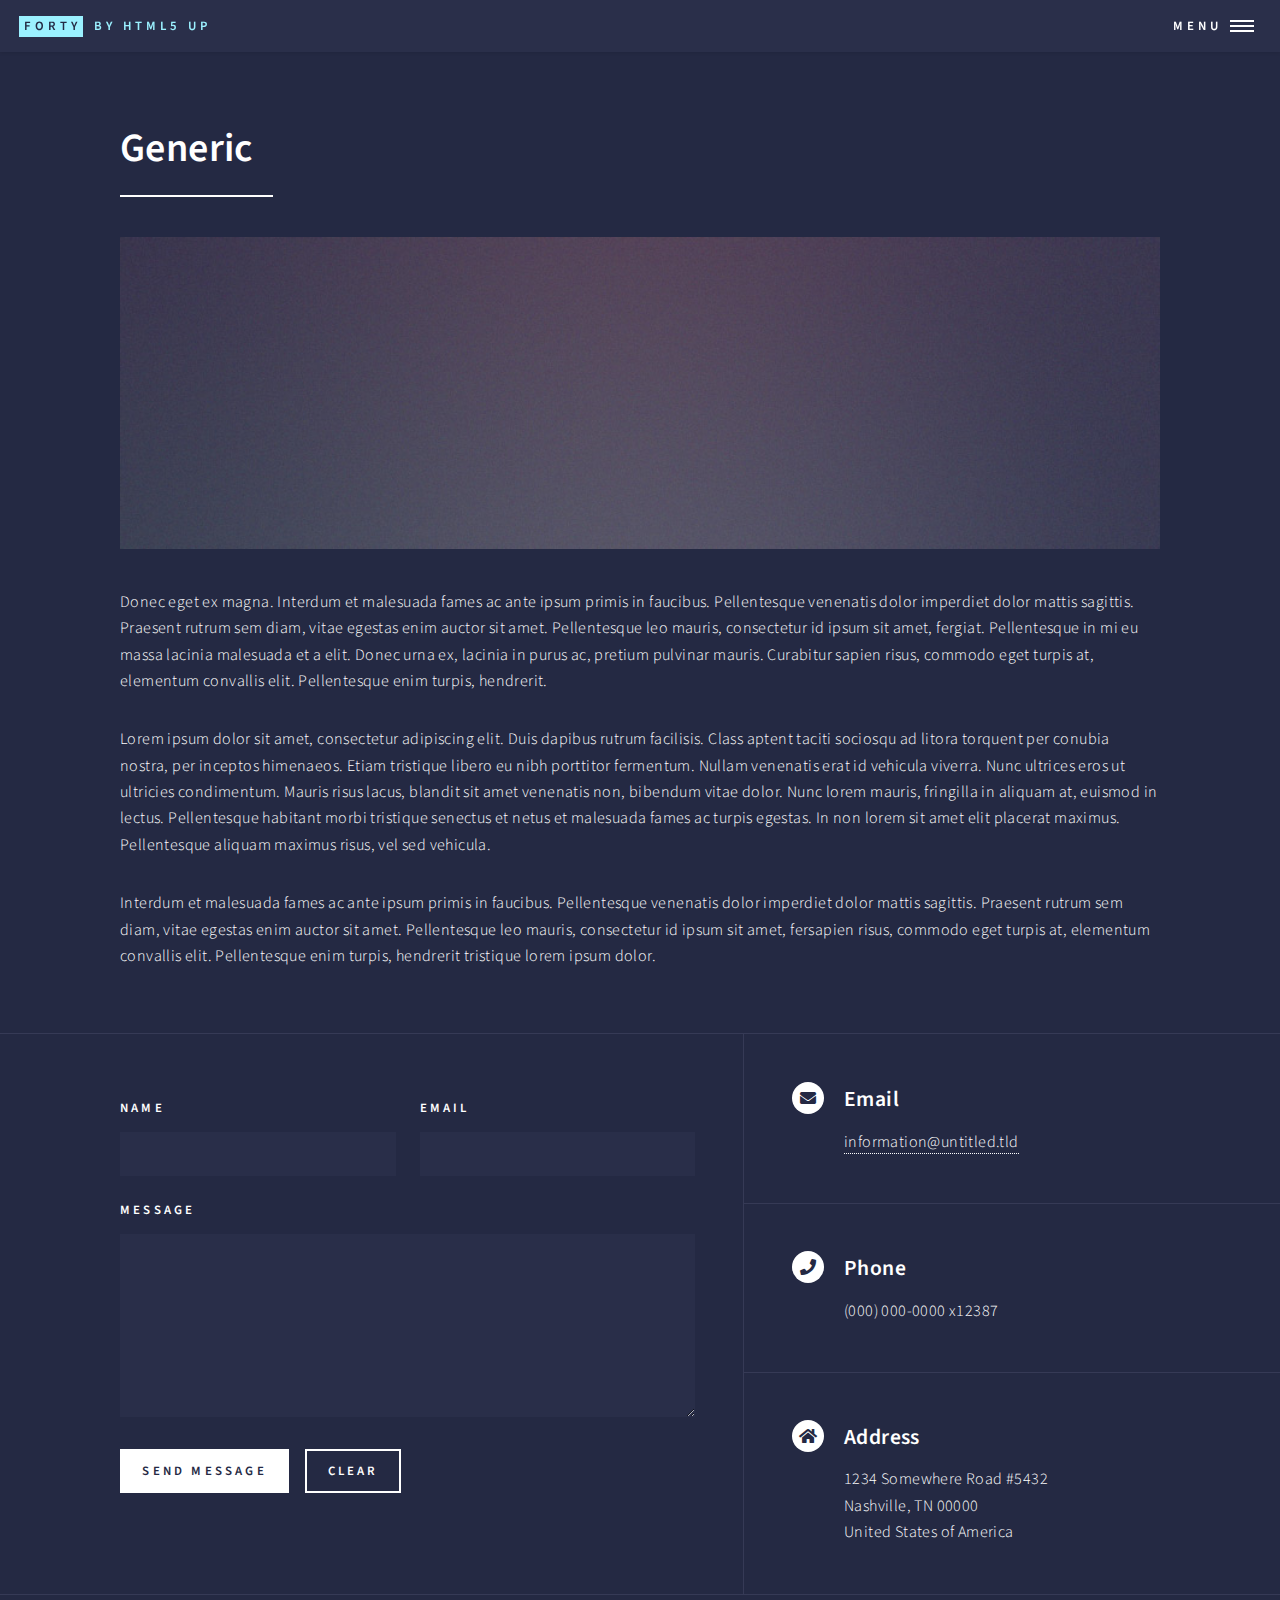
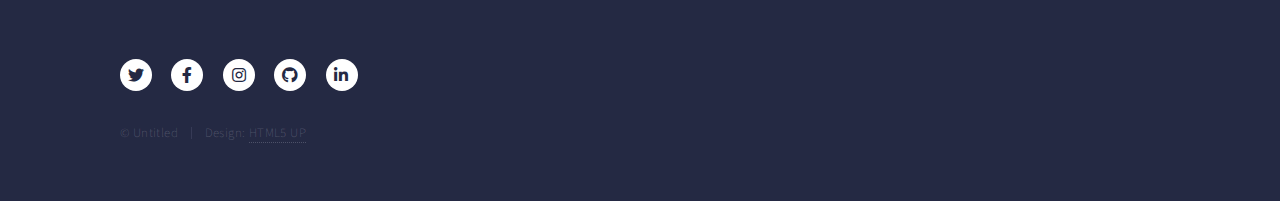
<file: generic.html>
<!DOCTYPE HTML>
<!--
	Forty by HTML5 UP
	html5up.net | @ajlkn
	Free for personal and commercial use under the CCA 3.0 license (html5up.net/license)
-->
<html>
	<head>
		<title>Generic - Forty by HTML5 UP</title>
		<meta charset="utf-8" />
		<meta name="viewport" content="width=device-width, initial-scale=1, user-scalable=no" />
		<link rel="stylesheet" href="assets/css/main.css" />
		<noscript><link rel="stylesheet" href="assets/css/noscript.css" /></noscript>
	</head>
	<body class="is-preload">

		<!-- Wrapper -->
			<div id="wrapper">

				<!-- Header -->
					<header id="header">
						<a href="index.html" class="logo"><strong>Forty</strong> <span>by HTML5 UP</span></a>
						<nav>
							<a href="#menu">Menu</a>
						</nav>
					</header>

				<!-- Menu -->
					<nav id="menu">
						<ul class="links">
							<li><a href="index.html">Home</a></li>
							<li><a href="landing.html">Landing</a></li>
							<li><a href="generic.html">Generic</a></li>
							<li><a href="elements.html">Elements</a></li>
						</ul>
						<ul class="actions stacked">
							<li><a href="#" class="button primary fit">Get Started</a></li>
							<li><a href="#" class="button fit">Log In</a></li>
						</ul>
					</nav>

				<!-- Main -->
					<div id="main" class="alt">

						<!-- One -->
							<section id="one">
								<div class="inner">
									<header class="major">
										<h1>Generic</h1>
									</header>
									<span class="image main"><img src="images/pic11.jpg" alt="" /></span>
									<p>Donec eget ex magna. Interdum et malesuada fames ac ante ipsum primis in faucibus. Pellentesque venenatis dolor imperdiet dolor mattis sagittis. Praesent rutrum sem diam, vitae egestas enim auctor sit amet. Pellentesque leo mauris, consectetur id ipsum sit amet, fergiat. Pellentesque in mi eu massa lacinia malesuada et a elit. Donec urna ex, lacinia in purus ac, pretium pulvinar mauris. Curabitur sapien risus, commodo eget turpis at, elementum convallis elit. Pellentesque enim turpis, hendrerit.</p>
									<p>Lorem ipsum dolor sit amet, consectetur adipiscing elit. Duis dapibus rutrum facilisis. Class aptent taciti sociosqu ad litora torquent per conubia nostra, per inceptos himenaeos. Etiam tristique libero eu nibh porttitor fermentum. Nullam venenatis erat id vehicula viverra. Nunc ultrices eros ut ultricies condimentum. Mauris risus lacus, blandit sit amet venenatis non, bibendum vitae dolor. Nunc lorem mauris, fringilla in aliquam at, euismod in lectus. Pellentesque habitant morbi tristique senectus et netus et malesuada fames ac turpis egestas. In non lorem sit amet elit placerat maximus. Pellentesque aliquam maximus risus, vel sed vehicula.</p>
									<p>Interdum et malesuada fames ac ante ipsum primis in faucibus. Pellentesque venenatis dolor imperdiet dolor mattis sagittis. Praesent rutrum sem diam, vitae egestas enim auctor sit amet. Pellentesque leo mauris, consectetur id ipsum sit amet, fersapien risus, commodo eget turpis at, elementum convallis elit. Pellentesque enim turpis, hendrerit tristique lorem ipsum dolor.</p>
								</div>
							</section>

					</div>

				<!-- Contact -->
					<section id="contact">
						<div class="inner">
							<section>
								<form method="post" action="#">
									<div class="fields">
										<div class="field half">
											<label for="name">Name</label>
											<input type="text" name="name" id="name" />
										</div>
										<div class="field half">
											<label for="email">Email</label>
											<input type="text" name="email" id="email" />
										</div>
										<div class="field">
											<label for="message">Message</label>
											<textarea name="message" id="message" rows="6"></textarea>
										</div>
									</div>
									<ul class="actions">
										<li><input type="submit" value="Send Message" class="primary" /></li>
										<li><input type="reset" value="Clear" /></li>
									</ul>
								</form>
							</section>
							<section class="split">
								<section>
									<div class="contact-method">
										<span class="icon solid alt fa-envelope"></span>
										<h3>Email</h3>
										<a href="#">information@untitled.tld</a>
									</div>
								</section>
								<section>
									<div class="contact-method">
										<span class="icon solid alt fa-phone"></span>
										<h3>Phone</h3>
										<span>(000) 000-0000 x12387</span>
									</div>
								</section>
								<section>
									<div class="contact-method">
										<span class="icon solid alt fa-home"></span>
										<h3>Address</h3>
										<span>1234 Somewhere Road #5432<br />
										Nashville, TN 00000<br />
										United States of America</span>
									</div>
								</section>
							</section>
						</div>
					</section>

				<!-- Footer -->
					<footer id="footer">
						<div class="inner">
							<ul class="icons">
								<li><a href="#" class="icon brands alt fa-twitter"><span class="label">Twitter</span></a></li>
								<li><a href="#" class="icon brands alt fa-facebook-f"><span class="label">Facebook</span></a></li>
								<li><a href="#" class="icon brands alt fa-instagram"><span class="label">Instagram</span></a></li>
								<li><a href="#" class="icon brands alt fa-github"><span class="label">GitHub</span></a></li>
								<li><a href="#" class="icon brands alt fa-linkedin-in"><span class="label">LinkedIn</span></a></li>
							</ul>
							<ul class="copyright">
								<li>&copy; Untitled</li><li>Design: <a href="https://html5up.net">HTML5 UP</a></li>
							</ul>
						</div>
					</footer>

			</div>

		<!-- Scripts -->
			<script src="assets/js/jquery.min.js"></script>
			<script src="assets/js/jquery.scrolly.min.js"></script>
			<script src="assets/js/jquery.scrollex.min.js"></script>
			<script src="assets/js/browser.min.js"></script>
			<script src="assets/js/breakpoints.min.js"></script>
			<script src="assets/js/util.js"></script>
			<script src="assets/js/main.js"></script>

	</body>
</html>
</file>
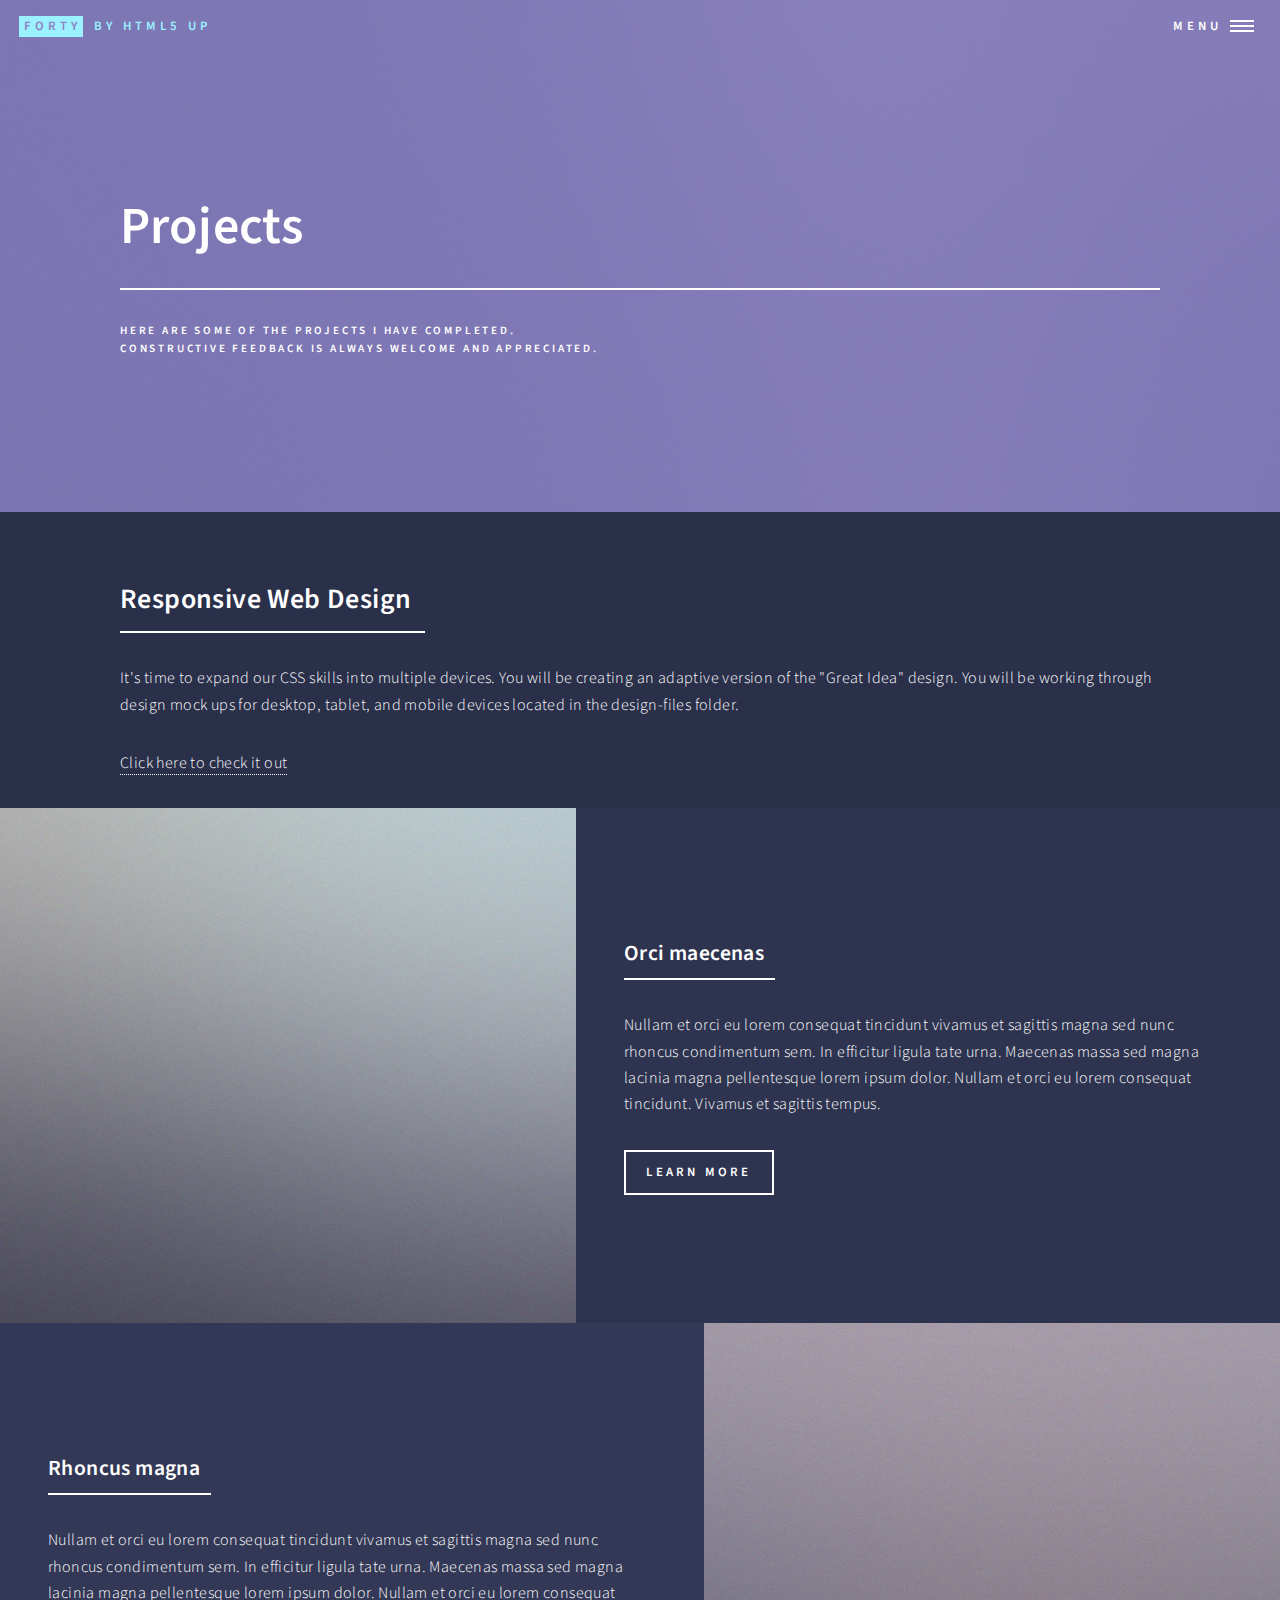
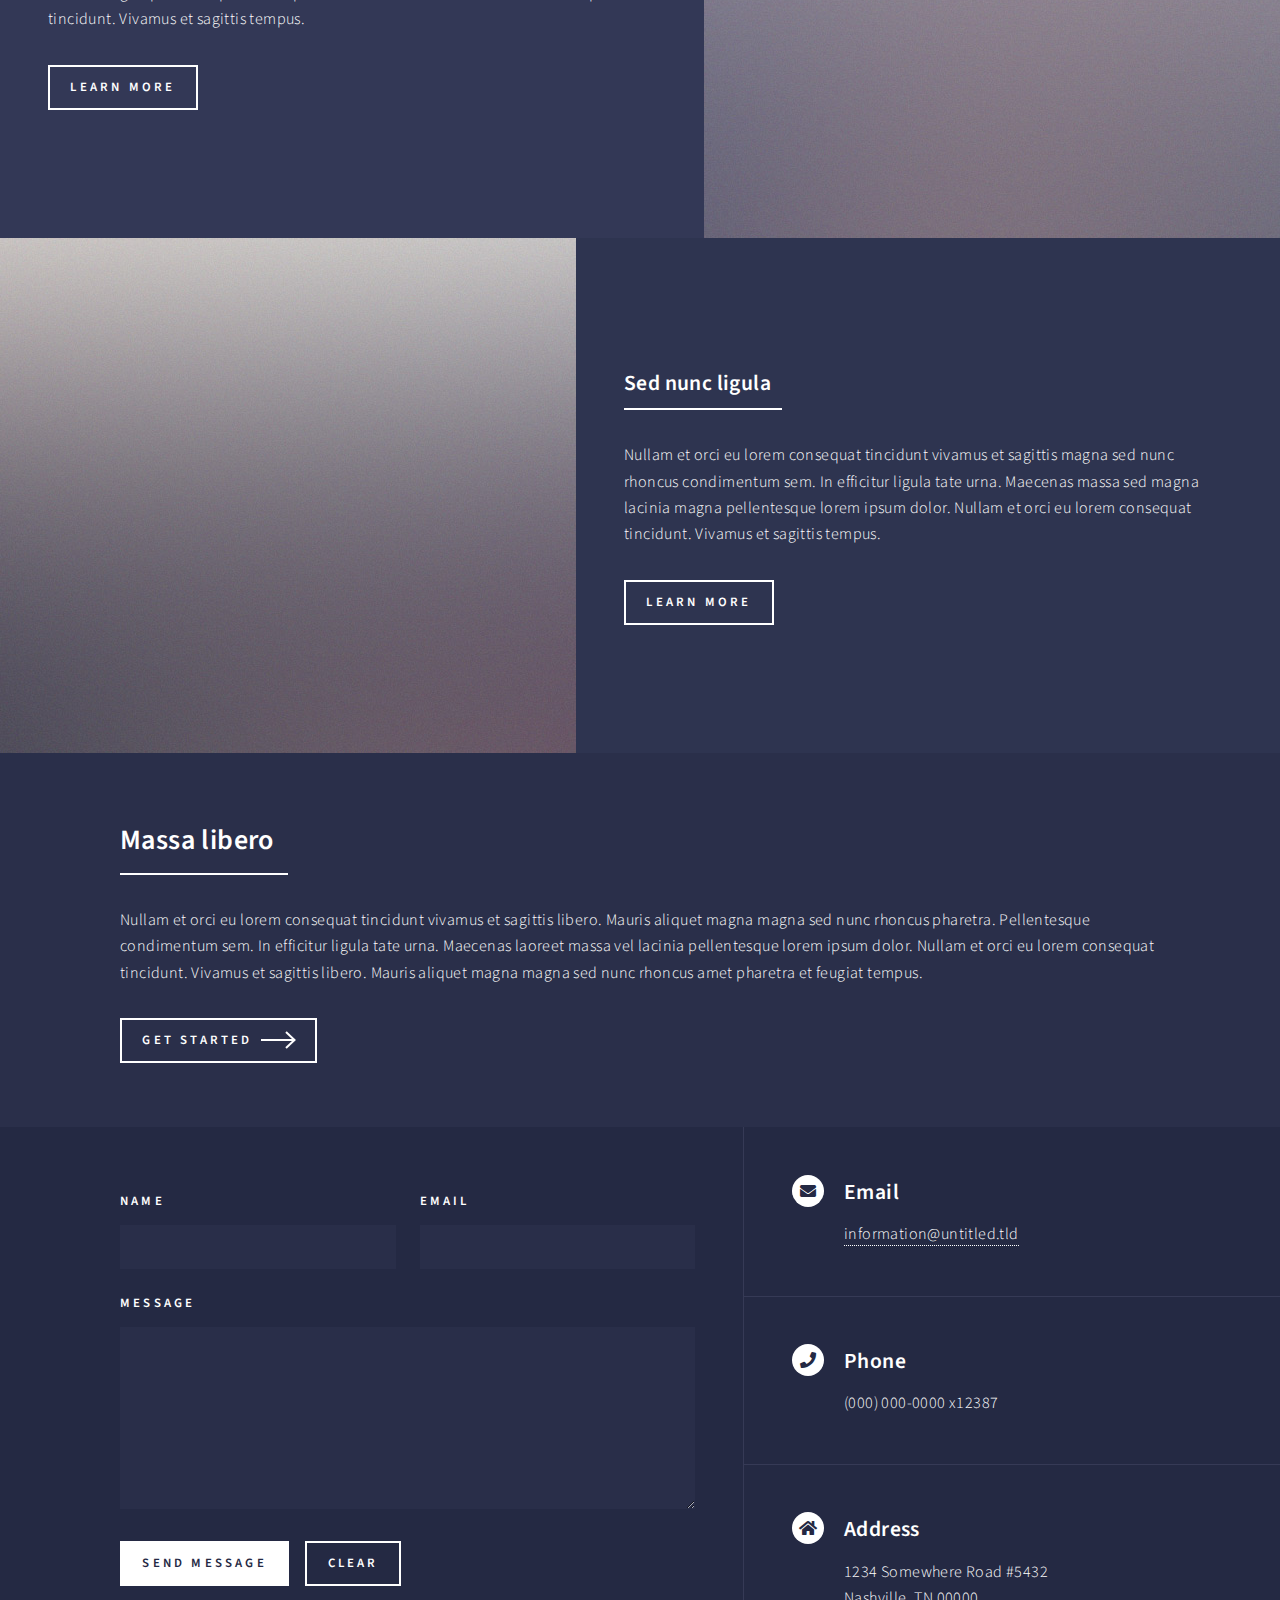
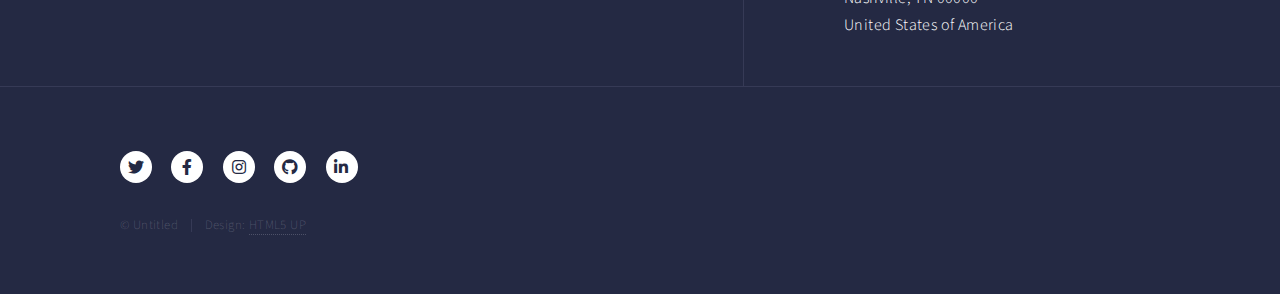
<file: landing.html>
<!DOCTYPE HTML>
<!--
	Forty by HTML5 UP
	html5up.net | @ajlkn
	Free for personal and commercial use under the CCA 3.0 license (html5up.net/license)
-->
<html>
	<head>
		<title>Landing - Forty by HTML5 UP</title>
		<meta charset="utf-8" />
		<meta name="viewport" content="width=device-width, initial-scale=1, user-scalable=no" />
		<link rel="stylesheet" href="assets/css/main.css" />
		<noscript><link rel="stylesheet" href="assets/css/noscript.css" /></noscript>
	</head>
	<body class="is-preload">

		<!-- Wrapper -->
			<div id="wrapper">

				<!-- Header -->
				<!-- Note: The "styleN" class below should match that of the banner element. -->
					<header id="header" class="alt style2">
						<a href="index.html" class="logo"><strong>Forty</strong> <span>by HTML5 UP</span></a>
						<nav>
							<a href="#menu">Menu</a>
						</nav>
					</header>

				<!-- Menu -->
					<nav id="menu">
						<ul class="links">
							<li><a href="index.html">Home</a></li>
							<li><a href="landing.html">Projects</a></li>
							<li><a href="generic.html">Generic</a></li>
							<li><a href="elements.html">Elements</a></li>
						</ul>
						<ul class="actions stacked">
							<li><a href="#" class="button primary fit">Get Started</a></li>
							<li><a href="#" class="button fit">Log In</a></li>
						</ul>
					</nav>

				<!-- Banner -->
				<!-- Note: The "styleN" class below should match that of the header element. -->
					<section id="banner" class="style2">
						<div class="inner">
							<span class="image">
								<img src="images/pic07.jpg" alt="" />
							</span>
							<header class="major">
								<h1>Projects</h1>
							</header>
							<div class="content">
								<p>Here are some of the projects I have completed.<br />
								Constructive feedback is always welcome and appreciated.</p>
							</div>
						</div>
					</section>

				<!-- Main -->
					<div id="main">

						<!-- One -->
							<section id="one">
								<div class="inner">
									<header class="major">
										<h2>Responsive Web Design</h2>
									</header>
									<p>It's time to expand our CSS skills into multiple devices. You will be creating an adaptive version of the "Great Idea" design. You will be working through design mock ups for desktop, tablet, and mobile devices located in the design-files folder.</p>
									<a href="https://github.com/HarrisonMS/responsive-web-design-I.git.">Click here to check it out</a>
								</div>
							</section>

						<!-- Two -->
							<section id="two" class="spotlights">
								<section>
									<a href="generic.html" class="image">
										<img src="images/pic08.jpg" alt="" data-position="center center" />
									</a>
									<div class="content">
										<div class="inner">
											<header class="major">
												<h3>Orci maecenas</h3>
											</header>
											<p>Nullam et orci eu lorem consequat tincidunt vivamus et sagittis magna sed nunc rhoncus condimentum sem. In efficitur ligula tate urna. Maecenas massa sed magna lacinia magna pellentesque lorem ipsum dolor. Nullam et orci eu lorem consequat tincidunt. Vivamus et sagittis tempus.</p>
											<ul class="actions">
												<li><a href="generic.html" class="button">Learn more</a></li>
											</ul>
										</div>
									</div>
								</section>
								<section>
									<a href="generic.html" class="image">
										<img src="images/pic09.jpg" alt="" data-position="top center" />
									</a>
									<div class="content">
										<div class="inner">
											<header class="major">
												<h3>Rhoncus magna</h3>
											</header>
											<p>Nullam et orci eu lorem consequat tincidunt vivamus et sagittis magna sed nunc rhoncus condimentum sem. In efficitur ligula tate urna. Maecenas massa sed magna lacinia magna pellentesque lorem ipsum dolor. Nullam et orci eu lorem consequat tincidunt. Vivamus et sagittis tempus.</p>
											<ul class="actions">
												<li><a href="generic.html" class="button">Learn more</a></li>
											</ul>
										</div>
									</div>
								</section>
								<section>
									<a href="generic.html" class="image">
										<img src="images/pic10.jpg" alt="" data-position="25% 25%" />
									</a>
									<div class="content">
										<div class="inner">
											<header class="major">
												<h3>Sed nunc ligula</h3>
											</header>
											<p>Nullam et orci eu lorem consequat tincidunt vivamus et sagittis magna sed nunc rhoncus condimentum sem. In efficitur ligula tate urna. Maecenas massa sed magna lacinia magna pellentesque lorem ipsum dolor. Nullam et orci eu lorem consequat tincidunt. Vivamus et sagittis tempus.</p>
											<ul class="actions">
												<li><a href="generic.html" class="button">Learn more</a></li>
											</ul>
										</div>
									</div>
								</section>
							</section>

						<!-- Three -->
							<section id="three">
								<div class="inner">
									<header class="major">
										<h2>Massa libero</h2>
									</header>
									<p>Nullam et orci eu lorem consequat tincidunt vivamus et sagittis libero. Mauris aliquet magna magna sed nunc rhoncus pharetra. Pellentesque condimentum sem. In efficitur ligula tate urna. Maecenas laoreet massa vel lacinia pellentesque lorem ipsum dolor. Nullam et orci eu lorem consequat tincidunt. Vivamus et sagittis libero. Mauris aliquet magna magna sed nunc rhoncus amet pharetra et feugiat tempus.</p>
									<ul class="actions">
										<li><a href="generic.html" class="button next">Get Started</a></li>
									</ul>
								</div>
							</section>

					</div>

				<!-- Contact -->
					<section id="contact">
						<div class="inner">
							<section>
								<form method="post" action="#">
									<div class="fields">
										<div class="field half">
											<label for="name">Name</label>
											<input type="text" name="name" id="name" />
										</div>
										<div class="field half">
											<label for="email">Email</label>
											<input type="text" name="email" id="email" />
										</div>
										<div class="field">
											<label for="message">Message</label>
											<textarea name="message" id="message" rows="6"></textarea>
										</div>
									</div>
									<ul class="actions">
										<li><input type="submit" value="Send Message" class="primary" /></li>
										<li><input type="reset" value="Clear" /></li>
									</ul>
								</form>
							</section>
							<section class="split">
								<section>
									<div class="contact-method">
										<span class="icon solid alt fa-envelope"></span>
										<h3>Email</h3>
										<a href="#">information@untitled.tld</a>
									</div>
								</section>
								<section>
									<div class="contact-method">
										<span class="icon solid alt fa-phone"></span>
										<h3>Phone</h3>
										<span>(000) 000-0000 x12387</span>
									</div>
								</section>
								<section>
									<div class="contact-method">
										<span class="icon solid alt fa-home"></span>
										<h3>Address</h3>
										<span>1234 Somewhere Road #5432<br />
										Nashville, TN 00000<br />
										United States of America</span>
									</div>
								</section>
							</section>
						</div>
					</section>

				<!-- Footer -->
					<footer id="footer">
						<div class="inner">
							<ul class="icons">
								<li><a href="#" class="icon brands alt fa-twitter"><span class="label">Twitter</span></a></li>
								<li><a href="#" class="icon brands alt fa-facebook-f"><span class="label">Facebook</span></a></li>
								<li><a href="#" class="icon brands alt fa-instagram"><span class="label">Instagram</span></a></li>
								<li><a href="#" class="icon brands alt fa-github"><span class="label">GitHub</span></a></li>
								<li><a href="#" class="icon brands alt fa-linkedin-in"><span class="label">LinkedIn</span></a></li>
							</ul>
							<ul class="copyright">
								<li>&copy; Untitled</li><li>Design: <a href="https://html5up.net">HTML5 UP</a></li>
							</ul>
						</div>
					</footer>

			</div>

		<!-- Scripts -->
			<script src="assets/js/jquery.min.js"></script>
			<script src="assets/js/jquery.scrolly.min.js"></script>
			<script src="assets/js/jquery.scrollex.min.js"></script>
			<script src="assets/js/browser.min.js"></script>
			<script src="assets/js/breakpoints.min.js"></script>
			<script src="assets/js/util.js"></script>
			<script src="assets/js/main.js"></script>

	</body>
</html>
</file>
<file: assets/css/noscript.css>
/*
	Forty by HTML5 UP
	html5up.net | @ajlkn
	Free for personal and commercial use under the CCA 3.0 license (html5up.net/license)
*/

/* Banner */

	body.is-preload #banner:after {
		opacity: 0.85;
	}

	body.is-preload #banner > .inner {
		-moz-filter: none;
		-webkit-filter: none;
		-ms-filter: none;
		filter: none;
		-moz-transform: none;
		-webkit-transform: none;
		-ms-transform: none;
		transform: none;
		opacity: 1;
	}
</file>
<file: assets/css/main.css>
@import url(fontawesome-all.min.css);
@import url("https://fonts.googleapis.com/css?family=Source+Sans+Pro:300,300italic,600,600italic");

/*
	Forty by HTML5 UP
	html5up.net | @ajlkn
	Free for personal and commercial use under the CCA 3.0 license (html5up.net/license)
*/

html, body, div, span, applet, object,
iframe, h1, h2, h3, h4, h5, h6, p, blockquote,
pre, a, abbr, acronym, address, big, cite,
code, del, dfn, em, img, ins, kbd, q, s, samp,
small, strike, strong, sub, sup, tt, var, b,
u, i, center, dl, dt, dd, ol, ul, li, fieldset,
form, label, legend, table, caption, tbody,
tfoot, thead, tr, th, td, article, aside,
canvas, details, embed, figure, figcaption,
footer, header, hgroup, menu, nav, output, ruby,
section, summary, time, mark, audio, video {
	margin: 0;
	padding: 0;
	border: 0;
	font-size: 100%;
	font: inherit;
	vertical-align: baseline;}

article, aside, details, figcaption, figure,
footer, header, hgroup, menu, nav, section {
	display: block;
}

body {
	line-height: 1;
}

ol, ul {
	list-style: none;
}

blockquote, q {
	quotes: none;
}

	blockquote:before, blockquote:after, q:before, q:after {
		content: '';
		content: none;
	}

table {
	border-collapse: collapse;
	border-spacing: 0;
}

body {
	-webkit-text-size-adjust: none;
}

mark {
	background-color: transparent;
	color: inherit;
}

input::-moz-focus-inner {
	border: 0;
	padding: 0;
}

input, select, textarea {
	-moz-appearance: none;
	-webkit-appearance: none;
	-ms-appearance: none;
	appearance: none;
}

/* Basic */

	@-ms-viewport {
		width: device-width;
	}

	body {
		-ms-overflow-style: scrollbar;
	}

	@media screen and (max-width: 480px) {

		html, body {
			min-width: 320px;
		}

	}

	html {
		box-sizing: border-box;
	}

	*, *:before, *:after {
		box-sizing: inherit;
	}

	body {
		background: #242943;
	}

		body.is-preload *, body.is-preload *:before, body.is-preload *:after {
			-moz-animation: none !important;
			-webkit-animation: none !important;
			-ms-animation: none !important;
			animation: none !important;
			-moz-transition: none !important;
			-webkit-transition: none !important;
			-ms-transition: none !important;
			transition: none !important;
		}

/* Type */

	body, input, select, textarea {
		color: #ffffff;
		font-family: "Source Sans Pro", Helvetica, sans-serif;
		font-size: 17pt;
		font-weight: 300;
		letter-spacing: 0.025em;
		line-height: 1.65;
	}

		@media screen and (max-width: 1680px) {

			body, input, select, textarea {
				font-size: 14pt;
			}

		}

		@media screen and (max-width: 1280px) {

			body, input, select, textarea {
				font-size: 12pt;
			}

		}

		@media screen and (max-width: 360px) {

			body, input, select, textarea {
				font-size: 11pt;
			}

		}

	a {
		-moz-transition: color 0.2s ease-in-out, border-bottom-color 0.2s ease-in-out;
		-webkit-transition: color 0.2s ease-in-out, border-bottom-color 0.2s ease-in-out;
		-ms-transition: color 0.2s ease-in-out, border-bottom-color 0.2s ease-in-out;
		transition: color 0.2s ease-in-out, border-bottom-color 0.2s ease-in-out;
		border-bottom: dotted 1px;
		color: inherit;
		text-decoration: none;
	}

		a:hover {
			border-bottom-color: transparent;
			color: #9bf1ff !important;
		}

		a:active {
			color: #53e3fb !important;
		}

	strong, b {
		color: #ffffff;
		font-weight: 600;
	}

	em, i {
		font-style: italic;
	}

	p {
		margin: 0 0 2em 0;
	}

	h1, h2, h3, h4, h5, h6 {
		color: #ffffff;
		font-weight: 600;
		line-height: 1.65;
		margin: 0 0 1em 0;
	}

		h1 a, h2 a, h3 a, h4 a, h5 a, h6 a {
			color: inherit;
			border-bottom: 0;
		}

	h1 {
		font-size: 2.5em;
	}

	h2 {
		font-size: 1.75em;
	}

	h3 {
		font-size: 1.35em;
	}

	h4 {
		font-size: 1.1em;
	}

	h5 {
		font-size: 0.9em;
	}

	h6 {
		font-size: 0.7em;
	}

	@media screen and (max-width: 736px) {

		h1 {
			font-size: 2em;
		}

		h2 {
			font-size: 1.5em;
		}

		h3 {
			font-size: 1.25em;
		}

	}

	sub {
		font-size: 0.8em;
		position: relative;
		top: 0.5em;
	}

	sup {
		font-size: 0.8em;
		position: relative;
		top: -0.5em;
	}

	blockquote {
		border-left: solid 4px rgba(212, 212, 255, 0.1);
		font-style: italic;
		margin: 0 0 2em 0;
		padding: 0.5em 0 0.5em 2em;
	}

	code {
		background: rgba(212, 212, 255, 0.035);
		font-family: "Courier New", monospace;
		font-size: 0.9em;
		margin: 0 0.25em;
		padding: 0.25em 0.65em;
	}

	pre {
		-webkit-overflow-scrolling: touch;
		font-family: "Courier New", monospace;
		font-size: 0.9em;
		margin: 0 0 2em 0;
	}

		pre code {
			display: block;
			line-height: 1.75;
			padding: 1em 1.5em;
			overflow-x: auto;
		}

	hr {
		border: 0;
		border-bottom: solid 1px rgba(212, 212, 255, 0.1);
		margin: 2em 0;
	}

		hr.major {
			margin: 3em 0;
		}

	.align-left {
		text-align: left;
	}

	.align-center {
		text-align: center;
	}

	.align-right {
		text-align: right;
	}

/* Row */

	.row {
		display: flex;
		flex-wrap: wrap;
		box-sizing: border-box;
		align-items: stretch;
	}

		.row > * {
			box-sizing: border-box;
		}

		.row.gtr-uniform > * > :last-child {
			margin-bottom: 0;
		}

		.row.aln-left {
			justify-content: flex-start;
		}

		.row.aln-center {
			justify-content: center;
		}

		.row.aln-right {
			justify-content: flex-end;
		}

		.row.aln-top {
			align-items: flex-start;
		}

		.row.aln-middle {
			align-items: center;
		}

		.row.aln-bottom {
			align-items: flex-end;
		}

		.row > .imp {
			order: -1;
		}

		.row > .col-1 {
			width: 8.33333%;
		}

		.row > .off-1 {
			margin-left: 8.33333%;
		}

		.row > .col-2 {
			width: 16.66667%;
		}

		.row > .off-2 {
			margin-left: 16.66667%;
		}

		.row > .col-3 {
			width: 25%;
		}

		.row > .off-3 {
			margin-left: 25%;
		}

		.row > .col-4 {
			width: 33.33333%;
		}

		.row > .off-4 {
			margin-left: 33.33333%;
		}

		.row > .col-5 {
			width: 41.66667%;
		}

		.row > .off-5 {
			margin-left: 41.66667%;
		}

		.row > .col-6 {
			width: 50%;
		}

		.row > .off-6 {
			margin-left: 50%;
		}

		.row > .col-7 {
			width: 58.33333%;
		}

		.row > .off-7 {
			margin-left: 58.33333%;
		}

		.row > .col-8 {
			width: 66.66667%;
		}

		.row > .off-8 {
			margin-left: 66.66667%;
		}

		.row > .col-9 {
			width: 75%;
		}

		.row > .off-9 {
			margin-left: 75%;
		}

		.row > .col-10 {
			width: 83.33333%;
		}

		.row > .off-10 {
			margin-left: 83.33333%;
		}

		.row > .col-11 {
			width: 91.66667%;
		}

		.row > .off-11 {
			margin-left: 91.66667%;
		}

		.row > .col-12 {
			width: 100%;
		}

		.row > .off-12 {
			margin-left: 100%;
		}

		.row.gtr-0 {
			margin-top: 0;
			margin-left: 0em;
		}

			.row.gtr-0 > * {
				padding: 0 0 0 0em;
			}

			.row.gtr-0.gtr-uniform {
				margin-top: 0em;
			}

				.row.gtr-0.gtr-uniform > * {
					padding-top: 0em;
				}

		.row.gtr-25 {
			margin-top: 0;
			margin-left: -0.5em;
		}

			.row.gtr-25 > * {
				padding: 0 0 0 0.5em;
			}

			.row.gtr-25.gtr-uniform {
				margin-top: -0.5em;
			}

				.row.gtr-25.gtr-uniform > * {
					padding-top: 0.5em;
				}

		.row.gtr-50 {
			margin-top: 0;
			margin-left: -1em;
		}

			.row.gtr-50 > * {
				padding: 0 0 0 1em;
			}

			.row.gtr-50.gtr-uniform {
				margin-top: -1em;
			}

				.row.gtr-50.gtr-uniform > * {
					padding-top: 1em;
				}

		.row {
			margin-top: 0;
			margin-left: -2em;
		}

			.row > * {
				padding: 0 0 0 2em;
			}

			.row.gtr-uniform {
				margin-top: -2em;
			}

				.row.gtr-uniform > * {
					padding-top: 2em;
				}

		.row.gtr-150 {
			margin-top: 0;
			margin-left: -3em;
		}

			.row.gtr-150 > * {
				padding: 0 0 0 3em;
			}

			.row.gtr-150.gtr-uniform {
				margin-top: -3em;
			}

				.row.gtr-150.gtr-uniform > * {
					padding-top: 3em;
				}

		.row.gtr-200 {
			margin-top: 0;
			margin-left: -4em;
		}

			.row.gtr-200 > * {
				padding: 0 0 0 4em;
			}

			.row.gtr-200.gtr-uniform {
				margin-top: -4em;
			}

				.row.gtr-200.gtr-uniform > * {
					padding-top: 4em;
				}

		@media screen and (max-width: 1680px) {

			.row {
				display: flex;
				flex-wrap: wrap;
				box-sizing: border-box;
				align-items: stretch;
			}

				.row > * {
					box-sizing: border-box;
				}

				.row.gtr-uniform > * > :last-child {
					margin-bottom: 0;
				}

				.row.aln-left {
					justify-content: flex-start;
				}

				.row.aln-center {
					justify-content: center;
				}

				.row.aln-right {
					justify-content: flex-end;
				}

				.row.aln-top {
					align-items: flex-start;
				}

				.row.aln-middle {
					align-items: center;
				}

				.row.aln-bottom {
					align-items: flex-end;
				}

				.row > .imp-xlarge {
					order: -1;
				}

				.row > .col-1-xlarge {
					width: 8.33333%;
				}

				.row > .off-1-xlarge {
					margin-left: 8.33333%;
				}

				.row > .col-2-xlarge {
					width: 16.66667%;
				}

				.row > .off-2-xlarge {
					margin-left: 16.66667%;
				}

				.row > .col-3-xlarge {
					width: 25%;
				}

				.row > .off-3-xlarge {
					margin-left: 25%;
				}

				.row > .col-4-xlarge {
					width: 33.33333%;
				}

				.row > .off-4-xlarge {
					margin-left: 33.33333%;
				}

				.row > .col-5-xlarge {
					width: 41.66667%;
				}

				.row > .off-5-xlarge {
					margin-left: 41.66667%;
				}

				.row > .col-6-xlarge {
					width: 50%;
				}

				.row > .off-6-xlarge {
					margin-left: 50%;
				}

				.row > .col-7-xlarge {
					width: 58.33333%;
				}

				.row > .off-7-xlarge {
					margin-left: 58.33333%;
				}

				.row > .col-8-xlarge {
					width: 66.66667%;
				}

				.row > .off-8-xlarge {
					margin-left: 66.66667%;
				}

				.row > .col-9-xlarge {
					width: 75%;
				}

				.row > .off-9-xlarge {
					margin-left: 75%;
				}

				.row > .col-10-xlarge {
					width: 83.33333%;
				}

				.row > .off-10-xlarge {
					margin-left: 83.33333%;
				}

				.row > .col-11-xlarge {
					width: 91.66667%;
				}

				.row > .off-11-xlarge {
					margin-left: 91.66667%;
				}

				.row > .col-12-xlarge {
					width: 100%;
				}

				.row > .off-12-xlarge {
					margin-left: 100%;
				}

				.row.gtr-0 {
					margin-top: 0;
					margin-left: 0em;
				}

					.row.gtr-0 > * {
						padding: 0 0 0 0em;
					}

					.row.gtr-0.gtr-uniform {
						margin-top: 0em;
					}

						.row.gtr-0.gtr-uniform > * {
							padding-top: 0em;
						}

				.row.gtr-25 {
					margin-top: 0;
					margin-left: -0.5em;
				}

					.row.gtr-25 > * {
						padding: 0 0 0 0.5em;
					}

					.row.gtr-25.gtr-uniform {
						margin-top: -0.5em;
					}

						.row.gtr-25.gtr-uniform > * {
							padding-top: 0.5em;
						}

				.row.gtr-50 {
					margin-top: 0;
					margin-left: -1em;
				}

					.row.gtr-50 > * {
						padding: 0 0 0 1em;
					}

					.row.gtr-50.gtr-uniform {
						margin-top: -1em;
					}

						.row.gtr-50.gtr-uniform > * {
							padding-top: 1em;
						}

				.row {
					margin-top: 0;
					margin-left: -2em;
				}

					.row > * {
						padding: 0 0 0 2em;
					}

					.row.gtr-uniform {
						margin-top: -2em;
					}

						.row.gtr-uniform > * {
							padding-top: 2em;
						}

				.row.gtr-150 {
					margin-top: 0;
					margin-left: -3em;
				}

					.row.gtr-150 > * {
						padding: 0 0 0 3em;
					}

					.row.gtr-150.gtr-uniform {
						margin-top: -3em;
					}

						.row.gtr-150.gtr-uniform > * {
							padding-top: 3em;
						}

				.row.gtr-200 {
					margin-top: 0;
					margin-left: -4em;
				}

					.row.gtr-200 > * {
						padding: 0 0 0 4em;
					}

					.row.gtr-200.gtr-uniform {
						margin-top: -4em;
					}

						.row.gtr-200.gtr-uniform > * {
							padding-top: 4em;
						}

		}

		@media screen and (max-width: 1280px) {

			.row {
				display: flex;
				flex-wrap: wrap;
				box-sizing: border-box;
				align-items: stretch;
			}

				.row > * {
					box-sizing: border-box;
				}

				.row.gtr-uniform > * > :last-child {
					margin-bottom: 0;
				}

				.row.aln-left {
					justify-content: flex-start;
				}

				.row.aln-center {
					justify-content: center;
				}

				.row.aln-right {
					justify-content: flex-end;
				}

				.row.aln-top {
					align-items: flex-start;
				}

				.row.aln-middle {
					align-items: center;
				}

				.row.aln-bottom {
					align-items: flex-end;
				}

				.row > .imp-large {
					order: -1;
				}

				.row > .col-1-large {
					width: 8.33333%;
				}

				.row > .off-1-large {
					margin-left: 8.33333%;
				}

				.row > .col-2-large {
					width: 16.66667%;
				}

				.row > .off-2-large {
					margin-left: 16.66667%;
				}

				.row > .col-3-large {
					width: 25%;
				}

				.row > .off-3-large {
					margin-left: 25%;
				}

				.row > .col-4-large {
					width: 33.33333%;
				}

				.row > .off-4-large {
					margin-left: 33.33333%;
				}

				.row > .col-5-large {
					width: 41.66667%;
				}

				.row > .off-5-large {
					margin-left: 41.66667%;
				}

				.row > .col-6-large {
					width: 50%;
				}

				.row > .off-6-large {
					margin-left: 50%;
				}

				.row > .col-7-large {
					width: 58.33333%;
				}

				.row > .off-7-large {
					margin-left: 58.33333%;
				}

				.row > .col-8-large {
					width: 66.66667%;
				}

				.row > .off-8-large {
					margin-left: 66.66667%;
				}

				.row > .col-9-large {
					width: 75%;
				}

				.row > .off-9-large {
					margin-left: 75%;
				}

				.row > .col-10-large {
					width: 83.33333%;
				}

				.row > .off-10-large {
					margin-left: 83.33333%;
				}

				.row > .col-11-large {
					width: 91.66667%;
				}

				.row > .off-11-large {
					margin-left: 91.66667%;
				}

				.row > .col-12-large {
					width: 100%;
				}

				.row > .off-12-large {
					margin-left: 100%;
				}

				.row.gtr-0 {
					margin-top: 0;
					margin-left: 0em;
				}

					.row.gtr-0 > * {
						padding: 0 0 0 0em;
					}

					.row.gtr-0.gtr-uniform {
						margin-top: 0em;
					}

						.row.gtr-0.gtr-uniform > * {
							padding-top: 0em;
						}

				.row.gtr-25 {
					margin-top: 0;
					margin-left: -0.375em;
				}

					.row.gtr-25 > * {
						padding: 0 0 0 0.375em;
					}

					.row.gtr-25.gtr-uniform {
						margin-top: -0.375em;
					}

						.row.gtr-25.gtr-uniform > * {
							padding-top: 0.375em;
						}

				.row.gtr-50 {
					margin-top: 0;
					margin-left: -0.75em;
				}

					.row.gtr-50 > * {
						padding: 0 0 0 0.75em;
					}

					.row.gtr-50.gtr-uniform {
						margin-top: -0.75em;
					}

						.row.gtr-50.gtr-uniform > * {
							padding-top: 0.75em;
						}

				.row {
					margin-top: 0;
					margin-left: -1.5em;
				}

					.row > * {
						padding: 0 0 0 1.5em;
					}

					.row.gtr-uniform {
						margin-top: -1.5em;
					}

						.row.gtr-uniform > * {
							padding-top: 1.5em;
						}

				.row.gtr-150 {
					margin-top: 0;
					margin-left: -2.25em;
				}

					.row.gtr-150 > * {
						padding: 0 0 0 2.25em;
					}

					.row.gtr-150.gtr-uniform {
						margin-top: -2.25em;
					}

						.row.gtr-150.gtr-uniform > * {
							padding-top: 2.25em;
						}

				.row.gtr-200 {
					margin-top: 0;
					margin-left: -3em;
				}

					.row.gtr-200 > * {
						padding: 0 0 0 3em;
					}

					.row.gtr-200.gtr-uniform {
						margin-top: -3em;
					}

						.row.gtr-200.gtr-uniform > * {
							padding-top: 3em;
						}

		}

		@media screen and (max-width: 980px) {

			.row {
				display: flex;
				flex-wrap: wrap;
				box-sizing: border-box;
				align-items: stretch;
			}

				.row > * {
					box-sizing: border-box;
				}

				.row.gtr-uniform > * > :last-child {
					margin-bottom: 0;
				}

				.row.aln-left {
					justify-content: flex-start;
				}

				.row.aln-center {
					justify-content: center;
				}

				.row.aln-right {
					justify-content: flex-end;
				}

				.row.aln-top {
					align-items: flex-start;
				}

				.row.aln-middle {
					align-items: center;
				}

				.row.aln-bottom {
					align-items: flex-end;
				}

				.row > .imp-medium {
					order: -1;
				}

				.row > .col-1-medium {
					width: 8.33333%;
				}

				.row > .off-1-medium {
					margin-left: 8.33333%;
				}

				.row > .col-2-medium {
					width: 16.66667%;
				}

				.row > .off-2-medium {
					margin-left: 16.66667%;
				}

				.row > .col-3-medium {
					width: 25%;
				}

				.row > .off-3-medium {
					margin-left: 25%;
				}

				.row > .col-4-medium {
					width: 33.33333%;
				}

				.row > .off-4-medium {
					margin-left: 33.33333%;
				}

				.row > .col-5-medium {
					width: 41.66667%;
				}

				.row > .off-5-medium {
					margin-left: 41.66667%;
				}

				.row > .col-6-medium {
					width: 50%;
				}

				.row > .off-6-medium {
					margin-left: 50%;
				}

				.row > .col-7-medium {
					width: 58.33333%;
				}

				.row > .off-7-medium {
					margin-left: 58.33333%;
				}

				.row > .col-8-medium {
					width: 66.66667%;
				}

				.row > .off-8-medium {
					margin-left: 66.66667%;
				}

				.row > .col-9-medium {
					width: 75%;
				}

				.row > .off-9-medium {
					margin-left: 75%;
				}

				.row > .col-10-medium {
					width: 83.33333%;
				}

				.row > .off-10-medium {
					margin-left: 83.33333%;
				}

				.row > .col-11-medium {
					width: 91.66667%;
				}

				.row > .off-11-medium {
					margin-left: 91.66667%;
				}

				.row > .col-12-medium {
					width: 100%;
				}

				.row > .off-12-medium {
					margin-left: 100%;
				}

				.row.gtr-0 {
					margin-top: 0;
					margin-left: 0em;
				}

					.row.gtr-0 > * {
						padding: 0 0 0 0em;
					}

					.row.gtr-0.gtr-uniform {
						margin-top: 0em;
					}

						.row.gtr-0.gtr-uniform > * {
							padding-top: 0em;
						}

				.row.gtr-25 {
					margin-top: 0;
					margin-left: -0.375em;
				}

					.row.gtr-25 > * {
						padding: 0 0 0 0.375em;
					}

					.row.gtr-25.gtr-uniform {
						margin-top: -0.375em;
					}

						.row.gtr-25.gtr-uniform > * {
							padding-top: 0.375em;
						}

				.row.gtr-50 {
					margin-top: 0;
					margin-left: -0.75em;
				}

					.row.gtr-50 > * {
						padding: 0 0 0 0.75em;
					}

					.row.gtr-50.gtr-uniform {
						margin-top: -0.75em;
					}

						.row.gtr-50.gtr-uniform > * {
							padding-top: 0.75em;
						}

				.row {
					margin-top: 0;
					margin-left: -1.5em;
				}

					.row > * {
						padding: 0 0 0 1.5em;
					}

					.row.gtr-uniform {
						margin-top: -1.5em;
					}

						.row.gtr-uniform > * {
							padding-top: 1.5em;
						}

				.row.gtr-150 {
					margin-top: 0;
					margin-left: -2.25em;
				}

					.row.gtr-150 > * {
						padding: 0 0 0 2.25em;
					}

					.row.gtr-150.gtr-uniform {
						margin-top: -2.25em;
					}

						.row.gtr-150.gtr-uniform > * {
							padding-top: 2.25em;
						}

				.row.gtr-200 {
					margin-top: 0;
					margin-left: -3em;
				}

					.row.gtr-200 > * {
						padding: 0 0 0 3em;
					}

					.row.gtr-200.gtr-uniform {
						margin-top: -3em;
					}

						.row.gtr-200.gtr-uniform > * {
							padding-top: 3em;
						}

		}

		@media screen and (max-width: 736px) {

			.row {
				display: flex;
				flex-wrap: wrap;
				box-sizing: border-box;
				align-items: stretch;
			}

				.row > * {
					box-sizing: border-box;
				}

				.row.gtr-uniform > * > :last-child {
					margin-bottom: 0;
				}

				.row.aln-left {
					justify-content: flex-start;
				}

				.row.aln-center {
					justify-content: center;
				}

				.row.aln-right {
					justify-content: flex-end;
				}

				.row.aln-top {
					align-items: flex-start;
				}

				.row.aln-middle {
					align-items: center;
				}

				.row.aln-bottom {
					align-items: flex-end;
				}

				.row > .imp-small {
					order: -1;
				}

				.row > .col-1-small {
					width: 8.33333%;
				}

				.row > .off-1-small {
					margin-left: 8.33333%;
				}

				.row > .col-2-small {
					width: 16.66667%;
				}

				.row > .off-2-small {
					margin-left: 16.66667%;
				}

				.row > .col-3-small {
					width: 25%;
				}

				.row > .off-3-small {
					margin-left: 25%;
				}

				.row > .col-4-small {
					width: 33.33333%;
				}

				.row > .off-4-small {
					margin-left: 33.33333%;
				}

				.row > .col-5-small {
					width: 41.66667%;
				}

				.row > .off-5-small {
					margin-left: 41.66667%;
				}

				.row > .col-6-small {
					width: 50%;
				}

				.row > .off-6-small {
					margin-left: 50%;
				}

				.row > .col-7-small {
					width: 58.33333%;
				}

				.row > .off-7-small {
					margin-left: 58.33333%;
				}

				.row > .col-8-small {
					width: 66.66667%;
				}

				.row > .off-8-small {
					margin-left: 66.66667%;
				}

				.row > .col-9-small {
					width: 75%;
				}

				.row > .off-9-small {
					margin-left: 75%;
				}

				.row > .col-10-small {
					width: 83.33333%;
				}

				.row > .off-10-small {
					margin-left: 83.33333%;
				}

				.row > .col-11-small {
					width: 91.66667%;
				}

				.row > .off-11-small {
					margin-left: 91.66667%;
				}

				.row > .col-12-small {
					width: 100%;
				}

				.row > .off-12-small {
					margin-left: 100%;
				}

				.row.gtr-0 {
					margin-top: 0;
					margin-left: 0em;
				}

					.row.gtr-0 > * {
						padding: 0 0 0 0em;
					}

					.row.gtr-0.gtr-uniform {
						margin-top: 0em;
					}

						.row.gtr-0.gtr-uniform > * {
							padding-top: 0em;
						}

				.row.gtr-25 {
					margin-top: 0;
					margin-left: -0.3125em;
				}

					.row.gtr-25 > * {
						padding: 0 0 0 0.3125em;
					}

					.row.gtr-25.gtr-uniform {
						margin-top: -0.3125em;
					}

						.row.gtr-25.gtr-uniform > * {
							padding-top: 0.3125em;
						}

				.row.gtr-50 {
					margin-top: 0;
					margin-left: -0.625em;
				}

					.row.gtr-50 > * {
						padding: 0 0 0 0.625em;
					}

					.row.gtr-50.gtr-uniform {
						margin-top: -0.625em;
					}

						.row.gtr-50.gtr-uniform > * {
							padding-top: 0.625em;
						}

				.row {
					margin-top: 0;
					margin-left: -1.25em;
				}

					.row > * {
						padding: 0 0 0 1.25em;
					}

					.row.gtr-uniform {
						margin-top: -1.25em;
					}

						.row.gtr-uniform > * {
							padding-top: 1.25em;
						}

				.row.gtr-150 {
					margin-top: 0;
					margin-left: -1.875em;
				}

					.row.gtr-150 > * {
						padding: 0 0 0 1.875em;
					}

					.row.gtr-150.gtr-uniform {
						margin-top: -1.875em;
					}

						.row.gtr-150.gtr-uniform > * {
							padding-top: 1.875em;
						}

				.row.gtr-200 {
					margin-top: 0;
					margin-left: -2.5em;
				}

					.row.gtr-200 > * {
						padding: 0 0 0 2.5em;
					}

					.row.gtr-200.gtr-uniform {
						margin-top: -2.5em;
					}

						.row.gtr-200.gtr-uniform > * {
							padding-top: 2.5em;
						}

		}

		@media screen and (max-width: 480px) {

			.row {
				display: flex;
				flex-wrap: wrap;
				box-sizing: border-box;
				align-items: stretch;
			}

				.row > * {
					box-sizing: border-box;
				}

				.row.gtr-uniform > * > :last-child {
					margin-bottom: 0;
				}

				.row.aln-left {
					justify-content: flex-start;
				}

				.row.aln-center {
					justify-content: center;
				}

				.row.aln-right {
					justify-content: flex-end;
				}

				.row.aln-top {
					align-items: flex-start;
				}

				.row.aln-middle {
					align-items: center;
				}

				.row.aln-bottom {
					align-items: flex-end;
				}

				.row > .imp-xsmall {
					order: -1;
				}

				.row > .col-1-xsmall {
					width: 8.33333%;
				}

				.row > .off-1-xsmall {
					margin-left: 8.33333%;
				}

				.row > .col-2-xsmall {
					width: 16.66667%;
				}

				.row > .off-2-xsmall {
					margin-left: 16.66667%;
				}

				.row > .col-3-xsmall {
					width: 25%;
				}

				.row > .off-3-xsmall {
					margin-left: 25%;
				}

				.row > .col-4-xsmall {
					width: 33.33333%;
				}

				.row > .off-4-xsmall {
					margin-left: 33.33333%;
				}

				.row > .col-5-xsmall {
					width: 41.66667%;
				}

				.row > .off-5-xsmall {
					margin-left: 41.66667%;
				}

				.row > .col-6-xsmall {
					width: 50%;
				}

				.row > .off-6-xsmall {
					margin-left: 50%;
				}

				.row > .col-7-xsmall {
					width: 58.33333%;
				}

				.row > .off-7-xsmall {
					margin-left: 58.33333%;
				}

				.row > .col-8-xsmall {
					width: 66.66667%;
				}

				.row > .off-8-xsmall {
					margin-left: 66.66667%;
				}

				.row > .col-9-xsmall {
					width: 75%;
				}

				.row > .off-9-xsmall {
					margin-left: 75%;
				}

				.row > .col-10-xsmall {
					width: 83.33333%;
				}

				.row > .off-10-xsmall {
					margin-left: 83.33333%;
				}

				.row > .col-11-xsmall {
					width: 91.66667%;
				}

				.row > .off-11-xsmall {
					margin-left: 91.66667%;
				}

				.row > .col-12-xsmall {
					width: 100%;
				}

				.row > .off-12-xsmall {
					margin-left: 100%;
				}

				.row.gtr-0 {
					margin-top: 0;
					margin-left: 0em;
				}

					.row.gtr-0 > * {
						padding: 0 0 0 0em;
					}

					.row.gtr-0.gtr-uniform {
						margin-top: 0em;
					}

						.row.gtr-0.gtr-uniform > * {
							padding-top: 0em;
						}

				.row.gtr-25 {
					margin-top: 0;
					margin-left: -0.3125em;
				}

					.row.gtr-25 > * {
						padding: 0 0 0 0.3125em;
					}

					.row.gtr-25.gtr-uniform {
						margin-top: -0.3125em;
					}

						.row.gtr-25.gtr-uniform > * {
							padding-top: 0.3125em;
						}

				.row.gtr-50 {
					margin-top: 0;
					margin-left: -0.625em;
				}

					.row.gtr-50 > * {
						padding: 0 0 0 0.625em;
					}

					.row.gtr-50.gtr-uniform {
						margin-top: -0.625em;
					}

						.row.gtr-50.gtr-uniform > * {
							padding-top: 0.625em;
						}

				.row {
					margin-top: 0;
					margin-left: -1.25em;
				}

					.row > * {
						padding: 0 0 0 1.25em;
					}

					.row.gtr-uniform {
						margin-top: -1.25em;
					}

						.row.gtr-uniform > * {
							padding-top: 1.25em;
						}

				.row.gtr-150 {
					margin-top: 0;
					margin-left: -1.875em;
				}

					.row.gtr-150 > * {
						padding: 0 0 0 1.875em;
					}

					.row.gtr-150.gtr-uniform {
						margin-top: -1.875em;
					}

						.row.gtr-150.gtr-uniform > * {
							padding-top: 1.875em;
						}

				.row.gtr-200 {
					margin-top: 0;
					margin-left: -2.5em;
				}

					.row.gtr-200 > * {
						padding: 0 0 0 2.5em;
					}

					.row.gtr-200.gtr-uniform {
						margin-top: -2.5em;
					}

						.row.gtr-200.gtr-uniform > * {
							padding-top: 2.5em;
						}

		}

/* Section/Article */

	section.special, article.special {
		text-align: center;
	}

	header.major {
		width: -moz-max-content;
		width: -webkit-max-content;
		width: -ms-max-content;
		width: max-content;
		margin-bottom: 2em;
	}

		header.major > :first-child {
			margin-bottom: 0;
			width: calc(100% + 0.5em);
		}

			header.major > :first-child:after {
				content: '';
				background-color: #ffffff;
				display: block;
				height: 2px;
				margin: 0.325em 0 0.5em 0;
				width: 100%;
			}

		header.major > p {
			font-size: 0.7em;
			font-weight: 600;
			letter-spacing: 0.25em;
			margin-bottom: 0;
			text-transform: uppercase;
		}

		body.is-ie header.major > :first-child:after {
			max-width: 9em;
		}

		body.is-ie header.major > h1:after {
			max-width: 100% !important;
		}

	@media screen and (max-width: 736px) {

		header.major > p br {
			display: none;
		}

	}

/* Form */

	form {
		margin: 0 0 2em 0;
	}

		form > :last-child {
			margin-bottom: 0;
		}

		form > .fields {
			display: -moz-flex;
			display: -webkit-flex;
			display: -ms-flex;
			display: flex;
			-moz-flex-wrap: wrap;
			-webkit-flex-wrap: wrap;
			-ms-flex-wrap: wrap;
			flex-wrap: wrap;
			width: calc(100% + 3em);
			margin: -1.5em 0 2em -1.5em;
		}

			form > .fields > .field {
				-moz-flex-grow: 0;
				-webkit-flex-grow: 0;
				-ms-flex-grow: 0;
				flex-grow: 0;
				-moz-flex-shrink: 0;
				-webkit-flex-shrink: 0;
				-ms-flex-shrink: 0;
				flex-shrink: 0;
				padding: 1.5em 0 0 1.5em;
				width: calc(100% - 1.5em);
			}

				form > .fields > .field.half {
					width: calc(50% - 0.75em);
				}

				form > .fields > .field.third {
					width: calc(100%/3 - 0.5em);
				}

				form > .fields > .field.quarter {
					width: calc(25% - 0.375em);
				}

		@media screen and (max-width: 480px) {

			form > .fields {
				width: calc(100% + 3em);
				margin: -1.5em 0 2em -1.5em;
			}

				form > .fields > .field {
					padding: 1.5em 0 0 1.5em;
					width: calc(100% - 1.5em);
				}

					form > .fields > .field.half {
						width: calc(100% - 1.5em);
					}

					form > .fields > .field.third {
						width: calc(100% - 1.5em);
					}

					form > .fields > .field.quarter {
						width: calc(100% - 1.5em);
					}

		}

	label {
		color: #ffffff;
		display: block;
		font-size: 0.8em;
		font-weight: 600;
		letter-spacing: 0.25em;
		margin: 0 0 1em 0;
		text-transform: uppercase;
	}

	input[type="text"],
	input[type="password"],
	input[type="email"],
	input[type="tel"],
	input[type="search"],
	input[type="url"],
	select,
	textarea {
		-moz-appearance: none;
		-webkit-appearance: none;
		-ms-appearance: none;
		appearance: none;
		background: rgba(212, 212, 255, 0.035);
		border: none;
		border-radius: 0;
		color: inherit;
		display: block;
		outline: 0;
		padding: 0 1em;
		text-decoration: none;
		width: 100%;
	}

		input[type="text"]:invalid,
		input[type="password"]:invalid,
		input[type="email"]:invalid,
		input[type="tel"]:invalid,
		input[type="search"]:invalid,
		input[type="url"]:invalid,
		select:invalid,
		textarea:invalid {
			box-shadow: none;
		}

		input[type="text"]:focus,
		input[type="password"]:focus,
		input[type="email"]:focus,
		input[type="tel"]:focus,
		input[type="search"]:focus,
		input[type="url"]:focus,
		select:focus,
		textarea:focus {
			border-color: #9bf1ff;
			box-shadow: 0 0 0 2px #9bf1ff;
		}

	select {
		background-image: url("data:image/svg+xml;charset=utf8,%3Csvg xmlns='http://www.w3.org/2000/svg' width='40' height='40' preserveAspectRatio='none' viewBox='0 0 40 40'%3E%3Cpath d='M9.4,12.3l10.4,10.4l10.4-10.4c0.2-0.2,0.5-0.4,0.9-0.4c0.3,0,0.6,0.1,0.9,0.4l3.3,3.3c0.2,0.2,0.4,0.5,0.4,0.9 c0,0.4-0.1,0.6-0.4,0.9L20.7,31.9c-0.2,0.2-0.5,0.4-0.9,0.4c-0.3,0-0.6-0.1-0.9-0.4L4.3,17.3c-0.2-0.2-0.4-0.5-0.4-0.9 c0-0.4,0.1-0.6,0.4-0.9l3.3-3.3c0.2-0.2,0.5-0.4,0.9-0.4S9.1,12.1,9.4,12.3z' fill='rgba(212, 212, 255, 0.1)' /%3E%3C/svg%3E");
		background-size: 1.25rem;
		background-repeat: no-repeat;
		background-position: calc(100% - 1rem) center;
		height: 2.75em;
		padding-right: 2.75em;
		text-overflow: ellipsis;
	}

		select option {
			color: #ffffff;
			background: #242943;
		}

		select:focus::-ms-value {
			background-color: transparent;
		}

		select::-ms-expand {
			display: none;
		}

	input[type="text"],
	input[type="password"],
	input[type="email"],
	input[type="tel"],
	input[type="search"],
	input[type="url"],
	select {
		height: 2.75em;
	}

	textarea {
		padding: 0.75em 1em;
	}

	input[type="checkbox"],
	input[type="radio"] {
		-moz-appearance: none;
		-webkit-appearance: none;
		-ms-appearance: none;
		appearance: none;
		display: block;
		float: left;
		margin-right: -2em;
		opacity: 0;
		width: 1em;
		z-index: -1;
	}

		input[type="checkbox"] + label,
		input[type="radio"] + label {
			text-decoration: none;
			color: #ffffff;
			cursor: pointer;
			display: inline-block;
			font-weight: 300;
			padding-left: 2.65em;
			padding-right: 0.75em;
			position: relative;
		}

			input[type="checkbox"] + label:before,
			input[type="radio"] + label:before {
				-moz-osx-font-smoothing: grayscale;
				-webkit-font-smoothing: antialiased;
				display: inline-block;
				font-style: normal;
				font-variant: normal;
				text-rendering: auto;
				line-height: 1;
				text-transform: none !important;
				font-family: 'Font Awesome 5 Free';
				font-weight: 900;
			}

			input[type="checkbox"] + label:before,
			input[type="radio"] + label:before {
				background: rgba(212, 212, 255, 0.035);
				content: '';
				display: inline-block;
				font-size: 0.8em;
				height: 2.0625em;
				left: 0;
				letter-spacing: 0;
				line-height: 2.0625em;
				position: absolute;
				text-align: center;
				top: 0;
				width: 2.0625em;
			}

		input[type="checkbox"]:checked + label:before,
		input[type="radio"]:checked + label:before {
			background: #ffffff;
			border-color: #9bf1ff;
			content: '\f00c';
			color: #242943;
		}

		input[type="checkbox"]:focus + label:before,
		input[type="radio"]:focus + label:before {
			box-shadow: 0 0 0 2px #9bf1ff;
		}

	input[type="radio"] + label:before {
		border-radius: 100%;
	}

	::-webkit-input-placeholder {
		color: rgba(244, 244, 255, 0.2) !important;
		opacity: 1.0;
	}

	:-moz-placeholder {
		color: rgba(244, 244, 255, 0.2) !important;
		opacity: 1.0;
	}

	::-moz-placeholder {
		color: rgba(244, 244, 255, 0.2) !important;
		opacity: 1.0;
	}

	:-ms-input-placeholder {
		color: rgba(244, 244, 255, 0.2) !important;
		opacity: 1.0;
	}

/* Box */

	.box {
		border: solid 1px rgba(212, 212, 255, 0.1);
		margin-bottom: 2em;
		padding: 1.5em;
	}

		.box > :last-child,
		.box > :last-child > :last-child,
		.box > :last-child > :last-child > :last-child {
			margin-bottom: 0;
		}

		.box.alt {
			border: 0;
			border-radius: 0;
			padding: 0;
		}

/* Icon */

	.icon {
		text-decoration: none;
		border-bottom: none;
		position: relative;
	}

		.icon:before {
			-moz-osx-font-smoothing: grayscale;
			-webkit-font-smoothing: antialiased;
			display: inline-block;
			font-style: normal;
			font-variant: normal;
			text-rendering: auto;
			line-height: 1;
			text-transform: none !important;
			font-family: 'Font Awesome 5 Free';
			font-weight: 400;
		}

		.icon > .label {
			display: none;
		}

		.icon:before {
			line-height: inherit;
		}

		.icon.solid:before {
			font-weight: 900;
		}

		.icon.brands:before {
			font-family: 'Font Awesome 5 Brands';
		}

		.icon.alt:before {
			background-color: #ffffff;
			border-radius: 100%;
			color: #242943;
			display: inline-block;
			height: 2em;
			line-height: 2em;
			text-align: center;
			width: 2em;
		}

	a.icon.alt:before {
		-moz-transition: background-color 0.2s ease-in-out;
		-webkit-transition: background-color 0.2s ease-in-out;
		-ms-transition: background-color 0.2s ease-in-out;
		transition: background-color 0.2s ease-in-out;
	}

	a.icon.alt:hover:before {
		background-color: #6fc3df;
	}

	a.icon.alt:active:before {
		background-color: #37a6cb;
	}

/* Image */

	.image {
		border: 0;
		display: inline-block;
		position: relative;
	}

		.image img {
			display: block;
		}

		.image.left, .image.right {
			max-width: 30%;
		}

			.image.left img, .image.right img {
				width: 100%;
			}

		.image.left {
			float: left;
			margin: 0 1.5em 1.25em 0;
			top: 0.25em;
		}

		.image.right {
			float: right;
			margin: 0 0 1.25em 1.5em;
			top: 0.25em;
		}

		.image.fit {
			display: block;
			margin: 0 0 2em 0;
			width: 100%;
		}

			.image.fit img {
				width: 100%;
			}

		.image.main {
			display: block;
			margin: 2.5em 0;
			width: 100%;
		}

			.image.main img {
				width: 100%;
			}

			@media screen and (max-width: 736px) {

				.image.main {
					margin: 1.5em 0;
				}

			}

/* List */

	ol {
		list-style: decimal;
		margin: 0 0 2em 0;
		padding-left: 1.25em;
	}

		ol li {
			padding-left: 0.25em;
		}

	ul {
		list-style: disc;
		margin: 0 0 2em 0;
		padding-left: 1em;
	}

		ul li {
			padding-left: 0.5em;
		}

		ul.alt {
			list-style: none;
			padding-left: 0;
		}

			ul.alt li {
				border-top: solid 1px rgba(212, 212, 255, 0.1);
				padding: 0.5em 0;
			}

				ul.alt li:first-child {
					border-top: 0;
					padding-top: 0;
				}

	dl {
		margin: 0 0 2em 0;
	}

		dl dt {
			display: block;
			font-weight: 600;
			margin: 0 0 1em 0;
		}

		dl dd {
			margin-left: 2em;
		}

/* Actions */

	ul.actions {
		display: -moz-flex;
		display: -webkit-flex;
		display: -ms-flex;
		display: flex;
		cursor: default;
		list-style: none;
		margin-left: -1em;
		padding-left: 0;
	}

		ul.actions li {
			padding: 0 0 0 1em;
			vertical-align: middle;
		}

		ul.actions.special {
			-moz-justify-content: center;
			-webkit-justify-content: center;
			-ms-justify-content: center;
			justify-content: center;
			width: 100%;
			margin-left: 0;
		}

			ul.actions.special li:first-child {
				padding-left: 0;
			}

		ul.actions.stacked {
			-moz-flex-direction: column;
			-webkit-flex-direction: column;
			-ms-flex-direction: column;
			flex-direction: column;
			margin-left: 0;
		}

			ul.actions.stacked li {
				padding: 1.3em 0 0 0;
			}

				ul.actions.stacked li:first-child {
					padding-top: 0;
				}

		ul.actions.fit {
			width: calc(100% + 1em);
		}

			ul.actions.fit li {
				-moz-flex-grow: 1;
				-webkit-flex-grow: 1;
				-ms-flex-grow: 1;
				flex-grow: 1;
				-moz-flex-shrink: 1;
				-webkit-flex-shrink: 1;
				-ms-flex-shrink: 1;
				flex-shrink: 1;
				width: 100%;
			}

				ul.actions.fit li > * {
					width: 100%;
				}

			ul.actions.fit.stacked {
				width: 100%;
			}

/* Icons */

	ul.icons {
		cursor: default;
		list-style: none;
		padding-left: 0;
	}

		ul.icons li {
			display: inline-block;
			padding: 0 1em 0 0;
		}

			ul.icons li:last-child {
				padding-right: 0;
			}

		@media screen and (max-width: 736px) {

			ul.icons li {
				padding: 0 0.75em 0 0;
			}

		}

/* Pagination */

	ul.pagination {
		cursor: default;
		list-style: none;
		padding-left: 0;
	}

		ul.pagination li {
			display: inline-block;
			padding-left: 0;
			vertical-align: middle;
		}

			ul.pagination li > .page {
				-moz-transition: background-color 0.2s ease-in-out, color 0.2s ease-in-out;
				-webkit-transition: background-color 0.2s ease-in-out, color 0.2s ease-in-out;
				-ms-transition: background-color 0.2s ease-in-out, color 0.2s ease-in-out;
				transition: background-color 0.2s ease-in-out, color 0.2s ease-in-out;
				border-bottom: 0;
				display: inline-block;
				font-size: 0.8em;
				font-weight: 600;
				height: 1.5em;
				line-height: 1.5em;
				margin: 0 0.125em;
				min-width: 1.5em;
				padding: 0 0.5em;
				text-align: center;
			}

				ul.pagination li > .page.active {
					background-color: #ffffff;
					color: #242943;
				}

					ul.pagination li > .page.active:hover {
						background-color: #9bf1ff;
						color: #242943 !important;
					}

					ul.pagination li > .page.active:active {
						background-color: #53e3fb;
					}

			ul.pagination li:first-child {
				padding-right: 0.75em;
			}

			ul.pagination li:last-child {
				padding-left: 0.75em;
			}

		@media screen and (max-width: 480px) {

			ul.pagination li:nth-child(n+2):nth-last-child(n+2) {
				display: none;
			}

			ul.pagination li:first-child {
				padding-right: 0;
			}

		}

/* Table */

	.table-wrapper {
		-webkit-overflow-scrolling: touch;
		overflow-x: auto;
	}

	table {
		margin: 0 0 2em 0;
		width: 100%;
	}

		table tbody tr {
			border: solid 1px rgba(212, 212, 255, 0.1);
			border-left: 0;
			border-right: 0;
		}

			table tbody tr:nth-child(2n + 1) {
				background-color: rgba(212, 212, 255, 0.035);
			}

		table td {
			padding: 0.75em 0.75em;
		}

		table th {
			color: #ffffff;
			font-size: 0.9em;
			font-weight: 600;
			padding: 0 0.75em 0.75em 0.75em;
			text-align: left;
		}

		table thead {
			border-bottom: solid 2px rgba(212, 212, 255, 0.1);
		}

		table tfoot {
			border-top: solid 2px rgba(212, 212, 255, 0.1);
		}

		table.alt {
			border-collapse: separate;
		}

			table.alt tbody tr td {
				border: solid 1px rgba(212, 212, 255, 0.1);
				border-left-width: 0;
				border-top-width: 0;
			}

				table.alt tbody tr td:first-child {
					border-left-width: 1px;
				}

			table.alt tbody tr:first-child td {
				border-top-width: 1px;
			}

			table.alt thead {
				border-bottom: 0;
			}

			table.alt tfoot {
				border-top: 0;
			}

/* Button */

	input[type="submit"],
	input[type="reset"],
	input[type="button"],
	button,
	.button {
		-moz-appearance: none;
		-webkit-appearance: none;
		-ms-appearance: none;
		appearance: none;
		-moz-transition: background-color 0.2s ease-in-out, box-shadow 0.2s ease-in-out, color 0.2s ease-in-out;
		-webkit-transition: background-color 0.2s ease-in-out, box-shadow 0.2s ease-in-out, color 0.2s ease-in-out;
		-ms-transition: background-color 0.2s ease-in-out, box-shadow 0.2s ease-in-out, color 0.2s ease-in-out;
		transition: background-color 0.2s ease-in-out, box-shadow 0.2s ease-in-out, color 0.2s ease-in-out;
		background-color: transparent;
		border: 0;
		border-radius: 0;
		box-shadow: inset 0 0 0 2px #ffffff;
		color: #ffffff;
		cursor: pointer;
		display: inline-block;
		font-size: 0.8em;
		font-weight: 600;
		height: 3.5em;
		letter-spacing: 0.25em;
		line-height: 3.5em;
		padding: 0 1.75em;
		text-align: center;
		text-decoration: none;
		text-transform: uppercase;
		white-space: nowrap;
	}

		input[type="submit"]:hover, input[type="submit"]:active,
		input[type="reset"]:hover,
		input[type="reset"]:active,
		input[type="button"]:hover,
		input[type="button"]:active,
		button:hover,
		button:active,
		.button:hover,
		.button:active {
			box-shadow: inset 0 0 0 2px #9bf1ff;
			color: #9bf1ff;
		}

		input[type="submit"]:active,
		input[type="reset"]:active,
		input[type="button"]:active,
		button:active,
		.button:active {
			background-color: rgba(155, 241, 255, 0.1);
			box-shadow: inset 0 0 0 2px #53e3fb;
			color: #53e3fb;
		}

		input[type="submit"].icon:before,
		input[type="reset"].icon:before,
		input[type="button"].icon:before,
		button.icon:before,
		.button.icon:before {
			margin-right: 0.5em;
		}

		input[type="submit"].fit,
		input[type="reset"].fit,
		input[type="button"].fit,
		button.fit,
		.button.fit {
			width: 100%;
		}

		input[type="submit"].small,
		input[type="reset"].small,
		input[type="button"].small,
		button.small,
		.button.small {
			font-size: 0.6em;
		}

		input[type="submit"].large,
		input[type="reset"].large,
		input[type="button"].large,
		button.large,
		.button.large {
			font-size: 1.25em;
			height: 3em;
			line-height: 3em;
		}

		input[type="submit"].next,
		input[type="reset"].next,
		input[type="button"].next,
		button.next,
		.button.next {
			padding-right: 4.5em;
			position: relative;
		}

			input[type="submit"].next:before, input[type="submit"].next:after,
			input[type="reset"].next:before,
			input[type="reset"].next:after,
			input[type="button"].next:before,
			input[type="button"].next:after,
			button.next:before,
			button.next:after,
			.button.next:before,
			.button.next:after {
				-moz-transition: opacity 0.2s ease-in-out;
				-webkit-transition: opacity 0.2s ease-in-out;
				-ms-transition: opacity 0.2s ease-in-out;
				transition: opacity 0.2s ease-in-out;
				background-position: center right;
				background-repeat: no-repeat;
				background-size: 36px 24px;
				content: '';
				display: block;
				height: 100%;
				position: absolute;
				right: 1.5em;
				top: 0;
				vertical-align: middle;
				width: 36px;
			}

			input[type="submit"].next:before,
			input[type="reset"].next:before,
			input[type="button"].next:before,
			button.next:before,
			.button.next:before {
				background-image: url("data:image/svg+xml;charset=utf8,%3Csvg xmlns='http://www.w3.org/2000/svg' xmlns:xlink='http://www.w3.org/1999/xlink' width='36px' height='24px' viewBox='0 0 36 24' zoomAndPan='disable'%3E%3Cstyle%3Eline %7B stroke: %23ffffff%3B stroke-width: 2px%3B %7D%3C/style%3E%3Cline x1='0' y1='12' x2='34' y2='12' /%3E%3Cline x1='25' y1='4' x2='34' y2='12.5' /%3E%3Cline x1='25' y1='20' x2='34' y2='11.5' /%3E%3C/svg%3E");
			}

			input[type="submit"].next:after,
			input[type="reset"].next:after,
			input[type="button"].next:after,
			button.next:after,
			.button.next:after {
				background-image: url("data:image/svg+xml;charset=utf8,%3Csvg xmlns='http://www.w3.org/2000/svg' xmlns:xlink='http://www.w3.org/1999/xlink' width='36px' height='24px' viewBox='0 0 36 24' zoomAndPan='disable'%3E%3Cstyle%3Eline %7B stroke: %239bf1ff%3B stroke-width: 2px%3B %7D%3C/style%3E%3Cline x1='0' y1='12' x2='34' y2='12' /%3E%3Cline x1='25' y1='4' x2='34' y2='12.5' /%3E%3Cline x1='25' y1='20' x2='34' y2='11.5' /%3E%3C/svg%3E");
				opacity: 0;
				z-index: 1;
			}

			input[type="submit"].next:hover:after, input[type="submit"].next:active:after,
			input[type="reset"].next:hover:after,
			input[type="reset"].next:active:after,
			input[type="button"].next:hover:after,
			input[type="button"].next:active:after,
			button.next:hover:after,
			button.next:active:after,
			.button.next:hover:after,
			.button.next:active:after {
				opacity: 1;
			}

			@media screen and (max-width: 1280px) {

				input[type="submit"].next,
				input[type="reset"].next,
				input[type="button"].next,
				button.next,
				.button.next {
					padding-right: 5em;
				}

			}

		input[type="submit"].primary,
		input[type="reset"].primary,
		input[type="button"].primary,
		button.primary,
		.button.primary {
			background-color: #ffffff;
			box-shadow: none;
			color: #242943;
		}

			input[type="submit"].primary:hover, input[type="submit"].primary:active,
			input[type="reset"].primary:hover,
			input[type="reset"].primary:active,
			input[type="button"].primary:hover,
			input[type="button"].primary:active,
			button.primary:hover,
			button.primary:active,
			.button.primary:hover,
			.button.primary:active {
				background-color: #9bf1ff;
				color: #242943 !important;
			}

			input[type="submit"].primary:active,
			input[type="reset"].primary:active,
			input[type="button"].primary:active,
			button.primary:active,
			.button.primary:active {
				background-color: #53e3fb;
			}

		input[type="submit"].disabled, input[type="submit"]:disabled,
		input[type="reset"].disabled,
		input[type="reset"]:disabled,
		input[type="button"].disabled,
		input[type="button"]:disabled,
		button.disabled,
		button:disabled,
		.button.disabled,
		.button:disabled {
			pointer-events: none;
			cursor: default;
			opacity: 0.25;
		}

/* Tiles */

	.tiles {
		display: -moz-flex;
		display: -webkit-flex;
		display: -ms-flex;
		display: flex;
		-moz-flex-wrap: wrap;
		-webkit-flex-wrap: wrap;
		-ms-flex-wrap: wrap;
		flex-wrap: wrap;
		border-top: 0 !important;
	}

		.tiles + * {
			border-top: 0 !important;
		}

		.tiles article {
			-moz-align-items: center;
			-webkit-align-items: center;
			-ms-align-items: center;
			align-items: center;
			display: -moz-flex;
			display: -webkit-flex;
			display: -ms-flex;
			display: flex;
			-moz-transition: -moz-transform 0.25s ease, opacity 0.25s ease, -moz-filter 1s ease, -webkit-filter 1s ease;
			-webkit-transition: -webkit-transform 0.25s ease, opacity 0.25s ease, -webkit-filter 1s ease, -webkit-filter 1s ease;
			-ms-transition: -ms-transform 0.25s ease, opacity 0.25s ease, -ms-filter 1s ease, -webkit-filter 1s ease;
			transition: transform 0.25s ease, opacity 0.25s ease, filter 1s ease, -webkit-filter 1s ease;
			padding: 4em 4em 2em 4em ;
			background-position: center;
			background-repeat: no-repeat;
			background-size: cover;
			cursor: default;
			height: 40vh;
			max-height: 40em;
			min-height: 23em;
			overflow: hidden;
			position: relative;
			width: 40%;
		}

			.tiles article .image {
				display: none;
			}

			.tiles article header {
				position: relative;
				z-index: 3;
			}

			.tiles article h3 {
				font-size: 1.75em;
			}

				.tiles article h3 a:hover {
					color: inherit !important;
				}

			.tiles article .link.primary {
				border: 0;
				height: 100%;
				left: 0;
				position: absolute;
				top: 0;
				width: 100%;
				z-index: 4;
			}

			.tiles article:before {
				-moz-transition: opacity 0.5s ease;
				-webkit-transition: opacity 0.5s ease;
				-ms-transition: opacity 0.5s ease;
				transition: opacity 0.5s ease;
				bottom: 0;
				content: '';
				display: block;
				height: 100%;
				left: 0;
				opacity: 0.85;
				position: absolute;
				width: 100%;
				z-index: 2;
			}

			.tiles article:after {
				background-color: rgba(36, 41, 67, 0.25);
				content: '';
				display: block;
				height: 100%;
				left: 0;
				position: absolute;
				top: 0;
				width: 100%;
				z-index: 1;
			}

			.tiles article:hover:before {
				opacity: 0;
			}

			.tiles article.is-transitioning {
				-moz-transform: scale(0.95);
				-webkit-transform: scale(0.95);
				-ms-transform: scale(0.95);
				transform: scale(0.95);
				-moz-filter: blur(0.5em);
				-webkit-filter: blur(0.5em);
				-ms-filter: blur(0.5em);
				filter: blur(0.5em);
				opacity: 0;
			}

			.tiles article:nth-child(4n - 1), .tiles article:nth-child(4n - 2) {
				width: 60%;
			}

			.tiles article:nth-child(6n - 5):before {
				background-color: #6fc3df;
			}

			.tiles article:nth-child(6n - 4):before {
				background-color: #8d82c4;
			}

			.tiles article:nth-child(6n - 3):before {
				background-color: #ec8d81;
			}

			.tiles article:nth-child(6n - 2):before {
				background-color: #e7b788;
			}

			.tiles article:nth-child(6n - 1):before {
				background-color: #8ea9e8;
			}

			.tiles article:nth-child(6n):before {
				background-color: #87c5a4;
			}

		@media screen and (max-width: 1280px) {

			.tiles article {
				padding: 4em 3em 2em 3em ;
				height: 30vh;
				max-height: 30em;
				min-height: 20em;
			}

		}

		@media screen and (max-width: 980px) {

			.tiles article {
				width: 50% !important;
			}

		}

		@media screen and (max-width: 736px) {

			.tiles article {
				padding: 3em 1.5em 1em 1.5em ;
				height: 16em;
				max-height: none;
				min-height: 0;
			}

				.tiles article h3 {
					font-size: 1.5em;
				}

		}

		@media screen and (max-width: 480px) {

			.tiles {
				display: block;
			}

				.tiles article {
					height: 20em;
					width: 100% !important;
				}

		}

/* Contact Method */

	.contact-method {
		margin: 0 0 2em 0;
		padding-left: 3.25em;
		position: relative;
	}

		.contact-method .icon {
			left: 0;
			position: absolute;
			top: 0;
		}

		.contact-method h3 {
			margin: 0 0 0.5em 0;
		}

/* Spotlights */

	.spotlights {
		border-top: 0 !important;
	}

		.spotlights + * {
			border-top: 0 !important;
		}

		.spotlights > section {
			display: -moz-flex;
			display: -webkit-flex;
			display: -ms-flex;
			display: flex;
			-moz-flex-direction: row;
			-webkit-flex-direction: row;
			-ms-flex-direction: row;
			flex-direction: row;
			background-color: #2e3450;
		}

			.spotlights > section > .image {
				background-position: center center;
				background-size: cover;
				border-radius: 0;
				display: block;
				position: relative;
				width: 30%;
			}

				.spotlights > section > .image img {
					border-radius: 0;
					display: block;
					width: 100%;
				}

				.spotlights > section > .image:before {
					background: rgba(36, 41, 67, 0.9);
					content: '';
					display: block;
					height: 100%;
					left: 0;
					opacity: 0;
					position: absolute;
					top: 0;
					width: 100%;
				}

			.spotlights > section > .content {
				display: -moz-flex;
				display: -webkit-flex;
				display: -ms-flex;
				display: flex;
				-moz-flex-direction: column;
				-webkit-flex-direction: column;
				-ms-flex-direction: column;
				flex-direction: column;
				-moz-justify-content: center;
				-webkit-justify-content: center;
				-ms-justify-content: center;
				justify-content: center;
				-moz-align-items: center;
				-webkit-align-items: center;
				-ms-align-items: center;
				align-items: center;
				padding: 2em 3em 0.1em 3em ;
				width: 70%;
			}

				.spotlights > section > .content > .inner {
					margin: 0 auto;
					max-width: 100%;
					width: 65em;
				}

			.spotlights > section:nth-child(2n) {
				-moz-flex-direction: row-reverse;
				-webkit-flex-direction: row-reverse;
				-ms-flex-direction: row-reverse;
				flex-direction: row-reverse;
				background-color: #333856;
			}

				.spotlights > section:nth-child(2n) > .content {
					-moz-align-items: -moz-flex-end;
					-webkit-align-items: -webkit-flex-end;
					-ms-align-items: -ms-flex-end;
					align-items: flex-end;
				}

		@media screen and (max-width: 1680px) {

			.spotlights > section > .image {
				width: 40%;
			}

			.spotlights > section > .content {
				width: 60%;
			}

		}

		@media screen and (max-width: 1280px) {

			.spotlights > section > .image {
				width: 45%;
			}

			.spotlights > section > .content {
				width: 55%;
			}

		}

		@media screen and (max-width: 980px) {

			.spotlights > section {
				display: block;
			}

				.spotlights > section > .image {
					width: 100%;
				}

				.spotlights > section > .content {
					padding: 4em 3em 2em 3em ;
					width: 100%;
				}

		}

		@media screen and (max-width: 736px) {

			.spotlights > section > .content {
				padding: 3em 1.5em 1em 1.5em ;
			}

		}

/* Header */

	@-moz-keyframes reveal-header {
		0% {
			top: -4em;
			opacity: 0;
		}

		100% {
			top: 0;
			opacity: 1;
		}
	}

	@-webkit-keyframes reveal-header {
		0% {
			top: -4em;
			opacity: 0;
		}

		100% {
			top: 0;
			opacity: 1;
		}
	}

	@-ms-keyframes reveal-header {
		0% {
			top: -4em;
			opacity: 0;
		}

		100% {
			top: 0;
			opacity: 1;
		}
	}

	@keyframes reveal-header {
		0% {
			top: -4em;
			opacity: 0;
		}

		100% {
			top: 0;
			opacity: 1;
		}
	}

	#header {
		display: -moz-flex;
		display: -webkit-flex;
		display: -ms-flex;
		display: flex;
		background-color: #2a2f4a;
		box-shadow: 0 0 0.25em 0 rgba(0, 0, 0, 0.15);
		cursor: default;
		font-weight: 600;
		height: 3.25em;
		left: 0;
		letter-spacing: 0.25em;
		line-height: 3.25em;
		margin: 0;
		position: fixed;
		text-transform: uppercase;
		top: 0;
		width: 100%;
		z-index: 10000;
	}

		#header .logo {
			border: 0;
			display: inline-block;
			font-size: 0.8em;
			height: inherit;
			line-height: inherit;
			padding: 0 1.5em;
		}

			#header .logo strong {
				-moz-transition: background-color 0.2s ease-in-out, color 0.2s ease-in-out;
				-webkit-transition: background-color 0.2s ease-in-out, color 0.2s ease-in-out;
				-ms-transition: background-color 0.2s ease-in-out, color 0.2s ease-in-out;
				transition: background-color 0.2s ease-in-out, color 0.2s ease-in-out;
				background-color: #ffffff;
				color: #242943;
				display: inline-block;
				line-height: 1.65em;
				margin-right: 0.325em;
				padding: 0 0.125em 0 0.375em;
			}

			#header .logo:hover strong {
				background-color: #9bf1ff;
			}

			#header .logo:active strong {
				background-color: #53e3fb;
			}

		#header nav {
			display: -moz-flex;
			display: -webkit-flex;
			display: -ms-flex;
			display: flex;
			-moz-justify-content: -moz-flex-end;
			-webkit-justify-content: -webkit-flex-end;
			-ms-justify-content: -ms-flex-end;
			justify-content: flex-end;
			-moz-flex-grow: 1;
			-webkit-flex-grow: 1;
			-ms-flex-grow: 1;
			flex-grow: 1;
			height: inherit;
			line-height: inherit;
		}

			#header nav a {
				border: 0;
				display: block;
				font-size: 0.8em;
				height: inherit;
				line-height: inherit;
				padding: 0 0.75em;
				position: relative;
				vertical-align: middle;
			}

				#header nav a:last-child {
					padding-right: 1.5em;
				}

				#header nav a[href="#menu"] {
					padding-right: 3.325em !important;
				}

					#header nav a[href="#menu"]:before, #header nav a[href="#menu"]:after {
						background-image: url("data:image/svg+xml;charset=utf8,%3Csvg xmlns='http://www.w3.org/2000/svg' width='24' height='32' viewBox='0 0 24 32' preserveAspectRatio='none'%3E%3Cstyle%3Eline %7B stroke-width: 2px%3B stroke: %23ffffff%3B %7D%3C/style%3E%3Cline x1='0' y1='11' x2='24' y2='11' /%3E%3Cline x1='0' y1='21' x2='24' y2='21' /%3E%3Cline x1='0' y1='16' x2='24' y2='16' /%3E%3C/svg%3E");
						background-position: center;
						background-repeat: no-repeat;
						background-size: 24px 32px;
						content: '';
						display: block;
						height: 100%;
						position: absolute;
						right: 1.5em;
						top: 0;
						vertical-align: middle;
						width: 24px;
					}

					#header nav a[href="#menu"]:after {
						-moz-transition: opacity 0.2s ease-in-out;
						-webkit-transition: opacity 0.2s ease-in-out;
						-ms-transition: opacity 0.2s ease-in-out;
						transition: opacity 0.2s ease-in-out;
						background-image: url("data:image/svg+xml;charset=utf8,%3Csvg xmlns='http://www.w3.org/2000/svg' width='24' height='32' viewBox='0 0 24 32' preserveAspectRatio='none'%3E%3Cstyle%3Eline %7B stroke-width: 2px%3B stroke: %239bf1ff%3B %7D%3C/style%3E%3Cline x1='0' y1='11' x2='24' y2='11' /%3E%3Cline x1='0' y1='21' x2='24' y2='21' /%3E%3Cline x1='0' y1='16' x2='24' y2='16' /%3E%3C/svg%3E");
						opacity: 0;
						z-index: 1;
					}

					#header nav a[href="#menu"]:hover:after, #header nav a[href="#menu"]:active:after {
						opacity: 1;
					}

					#header nav a[href="#menu"]:last-child {
						padding-right: 3.875em !important;
					}

						#header nav a[href="#menu"]:last-child:before, #header nav a[href="#menu"]:last-child:after {
							right: 2em;
						}

		#header.reveal {
			-moz-animation: reveal-header 0.35s ease;
			-webkit-animation: reveal-header 0.35s ease;
			-ms-animation: reveal-header 0.35s ease;
			animation: reveal-header 0.35s ease;
		}

		#header.alt {
			-moz-transition: opacity 2.5s ease;
			-webkit-transition: opacity 2.5s ease;
			-ms-transition: opacity 2.5s ease;
			transition: opacity 2.5s ease;
			-moz-transition-delay: 0.75s;
			-webkit-transition-delay: 0.75s;
			-ms-transition-delay: 0.75s;
			transition-delay: 0.75s;
			-moz-animation: none;
			-webkit-animation: none;
			-ms-animation: none;
			animation: none;
			background-color: transparent;
			box-shadow: none;
			position: absolute;
		}

			#header.alt.style1 .logo strong {
				color: #6fc3df;
			}

			#header.alt.style2 .logo strong {
				color: #8d82c4;
			}

			#header.alt.style3 .logo strong {
				color: #ec8d81;
			}

			#header.alt.style4 .logo strong {
				color: #e7b788;
			}

			#header.alt.style5 .logo strong {
				color: #8ea9e8;
			}

			#header.alt.style6 .logo strong {
				color: #87c5a4;
			}

		body.is-preload #header.alt {
			opacity: 0;
		}

		@media screen and (max-width: 1680px) {

			#header nav a[href="#menu"] {
				padding-right: 3.75em !important;
			}

				#header nav a[href="#menu"]:last-child {
					padding-right: 4.25em !important;
				}

		}

		@media screen and (max-width: 1280px) {

			#header nav a[href="#menu"] {
				padding-right: 4em !important;
			}

				#header nav a[href="#menu"]:last-child {
					padding-right: 4.5em !important;
				}

		}

		@media screen and (max-width: 736px) {

			#header {
				height: 2.75em;
				line-height: 2.75em;
			}

				#header .logo {
					padding: 0 1em;
				}

				#header nav a {
					padding: 0 0.5em;
				}

					#header nav a:last-child {
						padding-right: 1em;
					}

					#header nav a[href="#menu"] {
						padding-right: 3.25em !important;
					}

						#header nav a[href="#menu"]:before, #header nav a[href="#menu"]:after {
							right: 0.75em;
						}

						#header nav a[href="#menu"]:last-child {
							padding-right: 4em !important;
						}

							#header nav a[href="#menu"]:last-child:before, #header nav a[href="#menu"]:last-child:after {
								right: 1.5em;
							}

		}

		@media screen and (max-width: 480px) {

			#header .logo span {
				display: none;
			}

			#header nav a[href="#menu"] {
				overflow: hidden;
				padding-right: 0 !important;
				text-indent: 5em;
				white-space: nowrap;
				width: 5em;
			}

				#header nav a[href="#menu"]:before, #header nav a[href="#menu"]:after {
					right: 0;
					width: inherit;
				}

				#header nav a[href="#menu"]:last-child:before, #header nav a[href="#menu"]:last-child:after {
					width: 4em;
					right: 0;
				}

		}

/* Banner */

	#banner {
		-moz-align-items: center;
		-webkit-align-items: center;
		-ms-align-items: center;
		align-items: center;
		background-image: url("../../images/banner.jpg");
		display: -moz-flex;
		display: -webkit-flex;
		display: -ms-flex;
		display: flex;
		padding: 6em 0 2em 0 ;
		background-attachment: fixed;
		background-position: center;
		background-repeat: no-repeat;
		background-size: cover;
		border-bottom: 0 !important;
		cursor: default;
		height: 60vh;
		margin-bottom: -3.25em;
		max-height: 32em;
		min-height: 22em;
		position: relative;
		top: -3.25em;
	}

		#banner:after {
			-moz-transition: opacity 2.5s ease;
			-webkit-transition: opacity 2.5s ease;
			-ms-transition: opacity 2.5s ease;
			transition: opacity 2.5s ease;
			-moz-transition-delay: 0.75s;
			-webkit-transition-delay: 0.75s;
			-ms-transition-delay: 0.75s;
			transition-delay: 0.75s;
			pointer-events: none;
			background-color: #242943;
			content: '';
			display: block;
			height: 100%;
			left: 0;
			opacity: 0.85;
			position: absolute;
			top: 0;
			width: 100%;
			z-index: 1;
		}

		#banner h1 {
			font-size: 3.25em;
		}

		#banner > .inner {
			-moz-transition: opacity 1.5s ease, -moz-transform 0.5s ease-out, -moz-filter 0.5s ease, -webkit-filter 0.5s ease;
			-webkit-transition: opacity 1.5s ease, -webkit-transform 0.5s ease-out, -webkit-filter 0.5s ease, -webkit-filter 0.5s ease;
			-ms-transition: opacity 1.5s ease, -ms-transform 0.5s ease-out, -ms-filter 0.5s ease, -webkit-filter 0.5s ease;
			transition: opacity 1.5s ease, transform 0.5s ease-out, filter 0.5s ease, -webkit-filter 0.5s ease;
			padding: 0 !important;
			position: relative;
			z-index: 2;
		}

			#banner > .inner .image {
				display: none;
			}

			#banner > .inner header {
				width: auto;
			}

				#banner > .inner header > :first-child {
					width: auto;
				}

					#banner > .inner header > :first-child:after {
						max-width: 100%;
					}

			#banner > .inner .content {
				display: -moz-flex;
				display: -webkit-flex;
				display: -ms-flex;
				display: flex;
				-moz-align-items: center;
				-webkit-align-items: center;
				-ms-align-items: center;
				align-items: center;
				margin: 0 0 2em 0;
			}

				#banner > .inner .content > * {
					margin-right: 1.5em;
					margin-bottom: 0;
				}

				#banner > .inner .content > :last-child {
					margin-right: 0;
				}

				#banner > .inner .content p {
					font-size: 0.7em;
					font-weight: 600;
					letter-spacing: 0.25em;
					text-transform: uppercase;
				}

		#banner.major {
			height: 75vh;
			min-height: 30em;
			max-height: 50em;
		}

			#banner.major.alt {
				opacity: 0.75;
			}

		#banner.style1:after {
			background-color: #6fc3df;
		}

		#banner.style2:after {
			background-color: #8d82c4;
		}

		#banner.style3:after {
			background-color: #ec8d81;
		}

		#banner.style4:after {
			background-color: #e7b788;
		}

		#banner.style5:after {
			background-color: #8ea9e8;
		}

		#banner.style6:after {
			background-color: #87c5a4;
		}

		body.is-preload #banner:after {
			opacity: 1.0;
		}

		body.is-preload #banner > .inner {
			-moz-filter: blur(0.125em);
			-webkit-filter: blur(0.125em);
			-ms-filter: blur(0.125em);
			filter: blur(0.125em);
			-moz-transform: translateX(-0.5em);
			-webkit-transform: translateX(-0.5em);
			-ms-transform: translateX(-0.5em);
			transform: translateX(-0.5em);
			opacity: 0;
		}

		@media screen and (max-width: 1280px) {

			#banner {
				background-attachment: scroll;
			}

		}

		@media screen and (max-width: 736px) {

			#banner {
				padding: 5em 0 1em 0 ;
				height: auto;
				margin-bottom: -2.75em;
				max-height: none;
				min-height: 0;
				top: -2.75em;
			}

				#banner h1 {
					font-size: 2em;
				}

				#banner > .inner .content {
					display: block;
				}

					#banner > .inner .content > * {
						margin-right: 0;
						margin-bottom: 2em;
					}

				#banner.major {
					height: auto;
					min-height: 0;
					max-height: none;
				}

		}

		@media screen and (max-width: 480px) {

			#banner {
				padding: 6em 0 2em 0 ;
			}

				#banner > .inner .content p br {
					display: none;
				}

				#banner.major {
					padding: 8em 0 4em 0 ;
				}

		}

/* Main */

	#main {
		background-color: #2a2f4a;
	}

		#main > * {
			border-top: solid 1px rgba(212, 212, 255, 0.1);
		}

			#main > *:first-child {
				border-top: 0;
			}

			#main > * > .inner {
				padding: 4em 0 2em 0 ;
				margin: 0 auto;
				max-width: 65em;
				width: calc(100% - 6em);
			}

				@media screen and (max-width: 736px) {

					#main > * > .inner {
						padding: 3em 0 1em 0 ;
						width: calc(100% - 3em);
					}

				}

		#main.alt {
			background-color: transparent;
			border-bottom: solid 1px rgba(212, 212, 255, 0.1);
		}

/* Contact */

	#contact {
		border-bottom: solid 1px rgba(212, 212, 255, 0.1);
		overflow-x: hidden;
	}

		#contact > .inner {
			display: -moz-flex;
			display: -webkit-flex;
			display: -ms-flex;
			display: flex;
			padding: 0 !important;
		}

			#contact > .inner > :nth-child(2n - 1) {
				padding: 4em 3em 2em 0 ;
				border-right: solid 1px rgba(212, 212, 255, 0.1);
				width: 60%;
			}

			#contact > .inner > :nth-child(2n) {
				padding-left: 3em;
				width: 40%;
			}

			#contact > .inner > .split {
				padding: 0;
			}

				#contact > .inner > .split > * {
					padding: 3em 0 1em 3em ;
					position: relative;
				}

					#contact > .inner > .split > *:before {
						border-top: solid 1px rgba(212, 212, 255, 0.1);
						content: '';
						display: block;
						margin-left: -3em;
						position: absolute;
						top: 0;
						width: calc(100vw + 3em);
					}

				#contact > .inner > .split > :first-child:before {
					display: none;
				}

		@media screen and (max-width: 980px) {

			#contact > .inner {
				display: block;
			}

				#contact > .inner > :nth-child(2n - 1) {
					padding: 4em 0 2em 0 ;
					border-right: 0;
					width: 100%;
				}

				#contact > .inner > :nth-child(2n) {
					padding-left: 0;
					width: 100%;
				}

				#contact > .inner > .split > * {
					padding: 3em 0 1em 0 ;
				}

				#contact > .inner > .split > :first-child:before {
					display: block;
				}

		}

		@media screen and (max-width: 736px) {

			#contact > .inner > :nth-child(2n - 1) {
				padding: 3em 0 1em 0 ;
			}

		}

/* Footer */

	#footer .copyright {
		font-size: 0.8em;
		list-style: none;
		padding-left: 0;
	}

		#footer .copyright li {
			border-left: solid 1px rgba(212, 212, 255, 0.1);
			color: rgba(244, 244, 255, 0.2);
			display: inline-block;
			line-height: 1;
			margin-left: 1em;
			padding-left: 1em;
		}

			#footer .copyright li:first-child {
				border-left: 0;
				margin-left: 0;
				padding-left: 0;
			}

	@media screen and (max-width: 480px) {

		#footer .copyright li {
			display: block;
			border-left: 0;
			margin-left: 0;
			padding-left: 0;
			line-height: inherit;
		}

	}

/* Wrapper */

	#wrapper {
		-moz-transition: -moz-filter 0.35s ease, -webkit-filter 0.35s ease, opacity 0.375s ease-out;
		-webkit-transition: -webkit-filter 0.35s ease, -webkit-filter 0.35s ease, opacity 0.375s ease-out;
		-ms-transition: -ms-filter 0.35s ease, -webkit-filter 0.35s ease, opacity 0.375s ease-out;
		transition: filter 0.35s ease, -webkit-filter 0.35s ease, opacity 0.375s ease-out;
		padding-top: 3.25em;
	}

		#wrapper.is-transitioning {
			opacity: 0;
		}

		#wrapper > * > .inner {
			padding: 4em 0 2em 0 ;
			margin: 0 auto;
			max-width: 65em;
			width: calc(100% - 6em);
		}

			@media screen and (max-width: 736px) {

				#wrapper > * > .inner {
					padding: 3em 0 1em 0 ;
					width: calc(100% - 3em);
				}

			}

		@media screen and (max-width: 736px) {

			#wrapper {
				padding-top: 2.75em;
			}

		}

/* Menu */

	#menu {
		-moz-transition: -moz-transform 0.35s ease, opacity 0.35s ease, visibility 0.35s;
		-webkit-transition: -webkit-transform 0.35s ease, opacity 0.35s ease, visibility 0.35s;
		-ms-transition: -ms-transform 0.35s ease, opacity 0.35s ease, visibility 0.35s;
		transition: transform 0.35s ease, opacity 0.35s ease, visibility 0.35s;
		-moz-align-items: center;
		-webkit-align-items: center;
		-ms-align-items: center;
		align-items: center;
		display: -moz-flex;
		display: -webkit-flex;
		display: -ms-flex;
		display: flex;
		-moz-justify-content: center;
		-webkit-justify-content: center;
		-ms-justify-content: center;
		justify-content: center;
		pointer-events: none;
		background: rgba(36, 41, 67, 0.9);
		box-shadow: none;
		height: 100%;
		left: 0;
		opacity: 0;
		overflow: hidden;
		padding: 3em 2em;
		position: fixed;
		top: 0;
		visibility: hidden;
		width: 100%;
		z-index: 10002;
	}

		#menu .inner {
			-moz-transition: -moz-transform 0.35s ease-out, opacity 0.35s ease, visibility 0.35s;
			-webkit-transition: -webkit-transform 0.35s ease-out, opacity 0.35s ease, visibility 0.35s;
			-ms-transition: -ms-transform 0.35s ease-out, opacity 0.35s ease, visibility 0.35s;
			transition: transform 0.35s ease-out, opacity 0.35s ease, visibility 0.35s;
			-moz-transform: rotateX(20deg);
			-webkit-transform: rotateX(20deg);
			-ms-transform: rotateX(20deg);
			transform: rotateX(20deg);
			-webkit-overflow-scrolling: touch;
			max-width: 100%;
			max-height: 100vh;
			opacity: 0;
			overflow: auto;
			text-align: center;
			visibility: hidden;
			width: 18em;
		}

			#menu .inner > :first-child {
				margin-top: 2em;
			}

			#menu .inner > :last-child {
				margin-bottom: 3em;
			}

		#menu ul {
			margin: 0 0 1em 0;
		}

			#menu ul.links {
				list-style: none;
				padding: 0;
			}

				#menu ul.links > li {
					padding: 0;
				}

					#menu ul.links > li > a:not(.button) {
						border: 0;
						border-top: solid 1px rgba(212, 212, 255, 0.1);
						display: block;
						font-size: 0.8em;
						font-weight: 600;
						letter-spacing: 0.25em;
						line-height: 4em;
						text-decoration: none;
						text-transform: uppercase;
					}

					#menu ul.links > li > .button {
						display: block;
						margin: 0.5em 0 0 0;
					}

					#menu ul.links > li:first-child > a:not(.button) {
						border-top: 0 !important;
					}

		#menu .close {
			-moz-transition: color 0.2s ease-in-out;
			-webkit-transition: color 0.2s ease-in-out;
			-ms-transition: color 0.2s ease-in-out;
			transition: color 0.2s ease-in-out;
			-webkit-tap-highlight-color: rgba(0, 0, 0, 0);
			border: 0;
			cursor: pointer;
			display: block;
			height: 4em;
			line-height: 4em;
			overflow: hidden;
			padding-right: 1.25em;
			position: absolute;
			right: 0;
			text-align: right;
			text-indent: 8em;
			top: 0;
			vertical-align: middle;
			white-space: nowrap;
			width: 8em;
		}

			#menu .close:before, #menu .close:after {
				-moz-transition: opacity 0.2s ease-in-out;
				-webkit-transition: opacity 0.2s ease-in-out;
				-ms-transition: opacity 0.2s ease-in-out;
				transition: opacity 0.2s ease-in-out;
				background-position: center;
				background-repeat: no-repeat;
				content: '';
				display: block;
				height: 4em;
				position: absolute;
				right: 0;
				top: 0;
				width: 4em;
			}

			#menu .close:before {
				background-image: url("data:image/svg+xml;charset=utf8,%3Csvg xmlns='http://www.w3.org/2000/svg' xmlns:xlink='http://www.w3.org/1999/xlink' width='20px' height='20px' viewBox='0 0 20 20' zoomAndPan='disable'%3E%3Cstyle%3Eline %7B stroke: %23ffffff%3B stroke-width: 2%3B %7D%3C/style%3E%3Cline x1='0' y1='0' x2='20' y2='20' /%3E%3Cline x1='20' y1='0' x2='0' y2='20' /%3E%3C/svg%3E");
			}

			#menu .close:after {
				background-image: url("data:image/svg+xml;charset=utf8,%3Csvg xmlns='http://www.w3.org/2000/svg' xmlns:xlink='http://www.w3.org/1999/xlink' width='20px' height='20px' viewBox='0 0 20 20' zoomAndPan='disable'%3E%3Cstyle%3Eline %7B stroke: %239bf1ff%3B stroke-width: 2%3B %7D%3C/style%3E%3Cline x1='0' y1='0' x2='20' y2='20' /%3E%3Cline x1='20' y1='0' x2='0' y2='20' /%3E%3C/svg%3E");
				opacity: 0;
			}

			#menu .close:hover:after, #menu .close:active:after {
				opacity: 1;
			}

	body.is-ie #menu {
		background: rgba(42, 47, 74, 0.975);
	}

	body.is-menu-visible #wrapper {
		-moz-filter: blur(0.5em);
		-webkit-filter: blur(0.5em);
		-ms-filter: blur(0.5em);
		filter: blur(0.5em);
	}

	body.is-menu-visible #menu {
		pointer-events: auto;
		opacity: 1;
		visibility: visible;
	}

		body.is-menu-visible #menu .inner {
			-moz-transform: none;
			-webkit-transform: none;
			-ms-transform: none;
			transform: none;
			opacity: 1;
			visibility: visible;
		}
</file>
